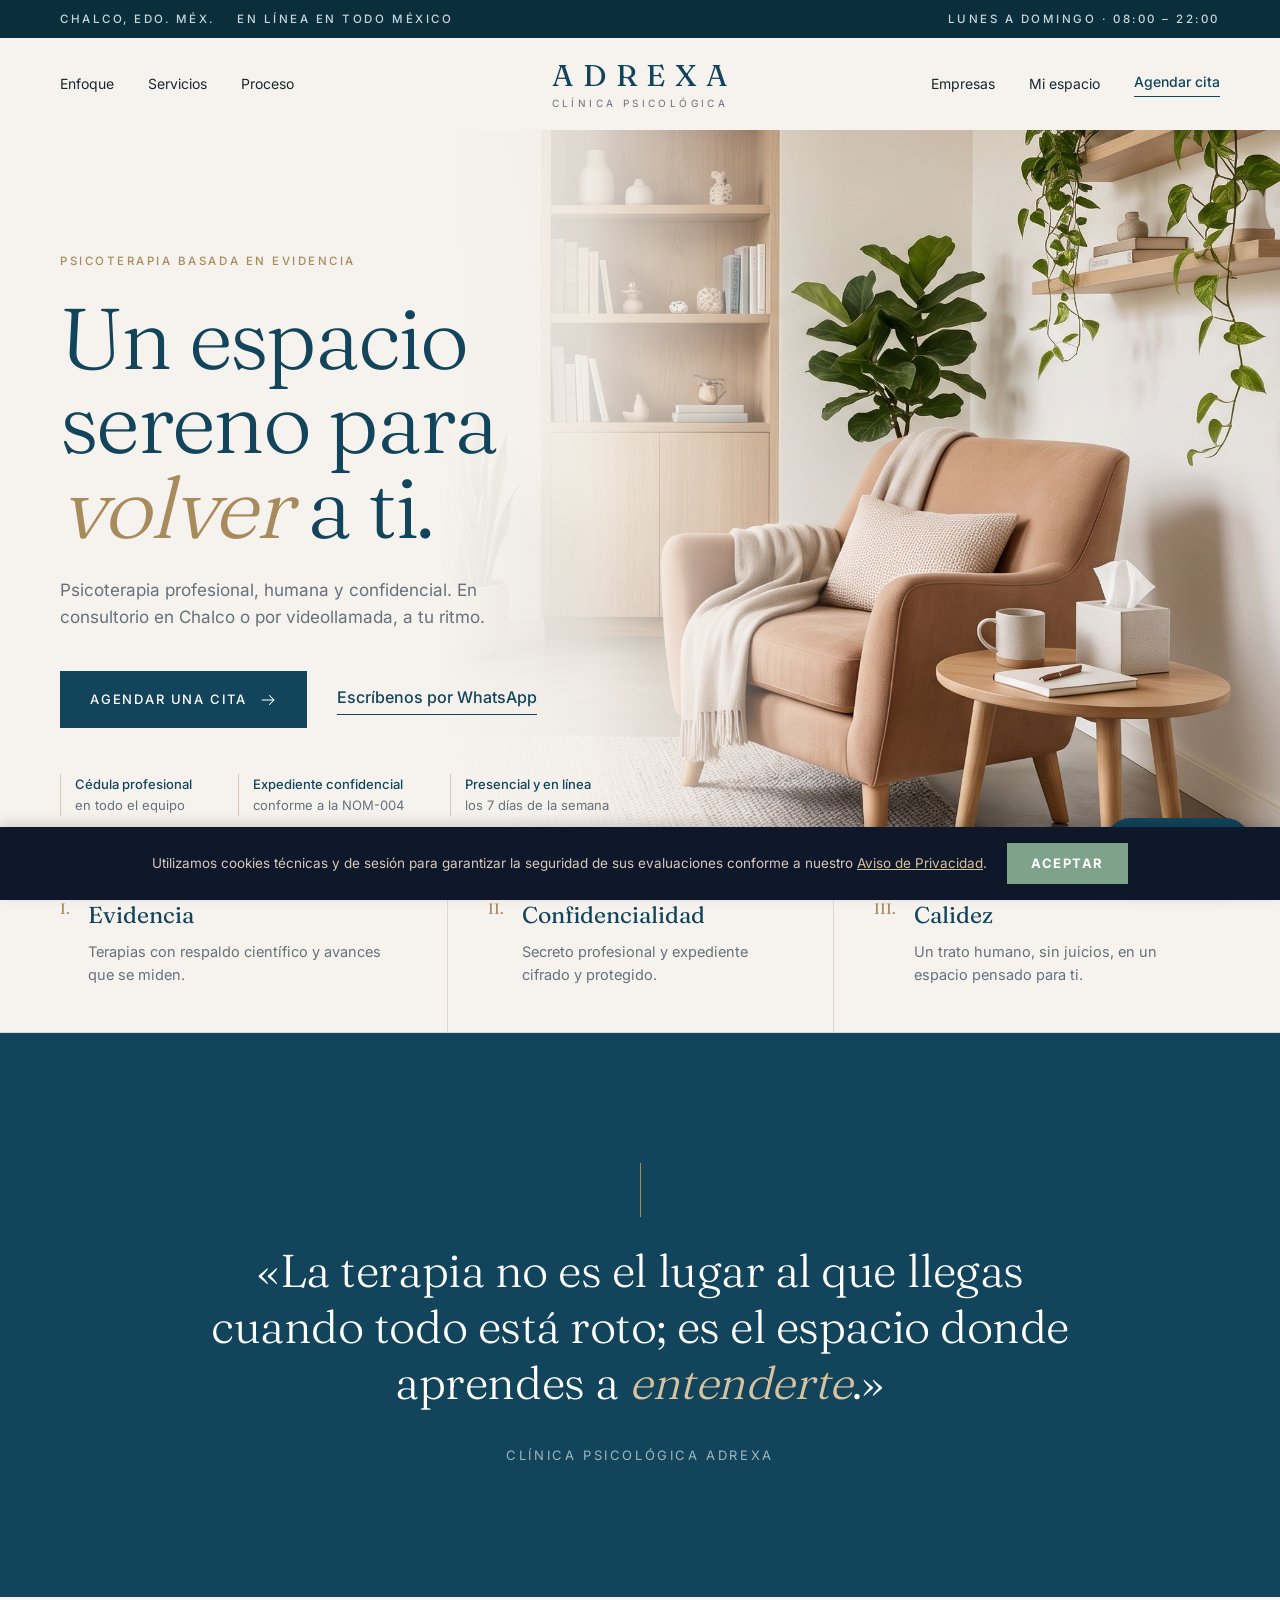
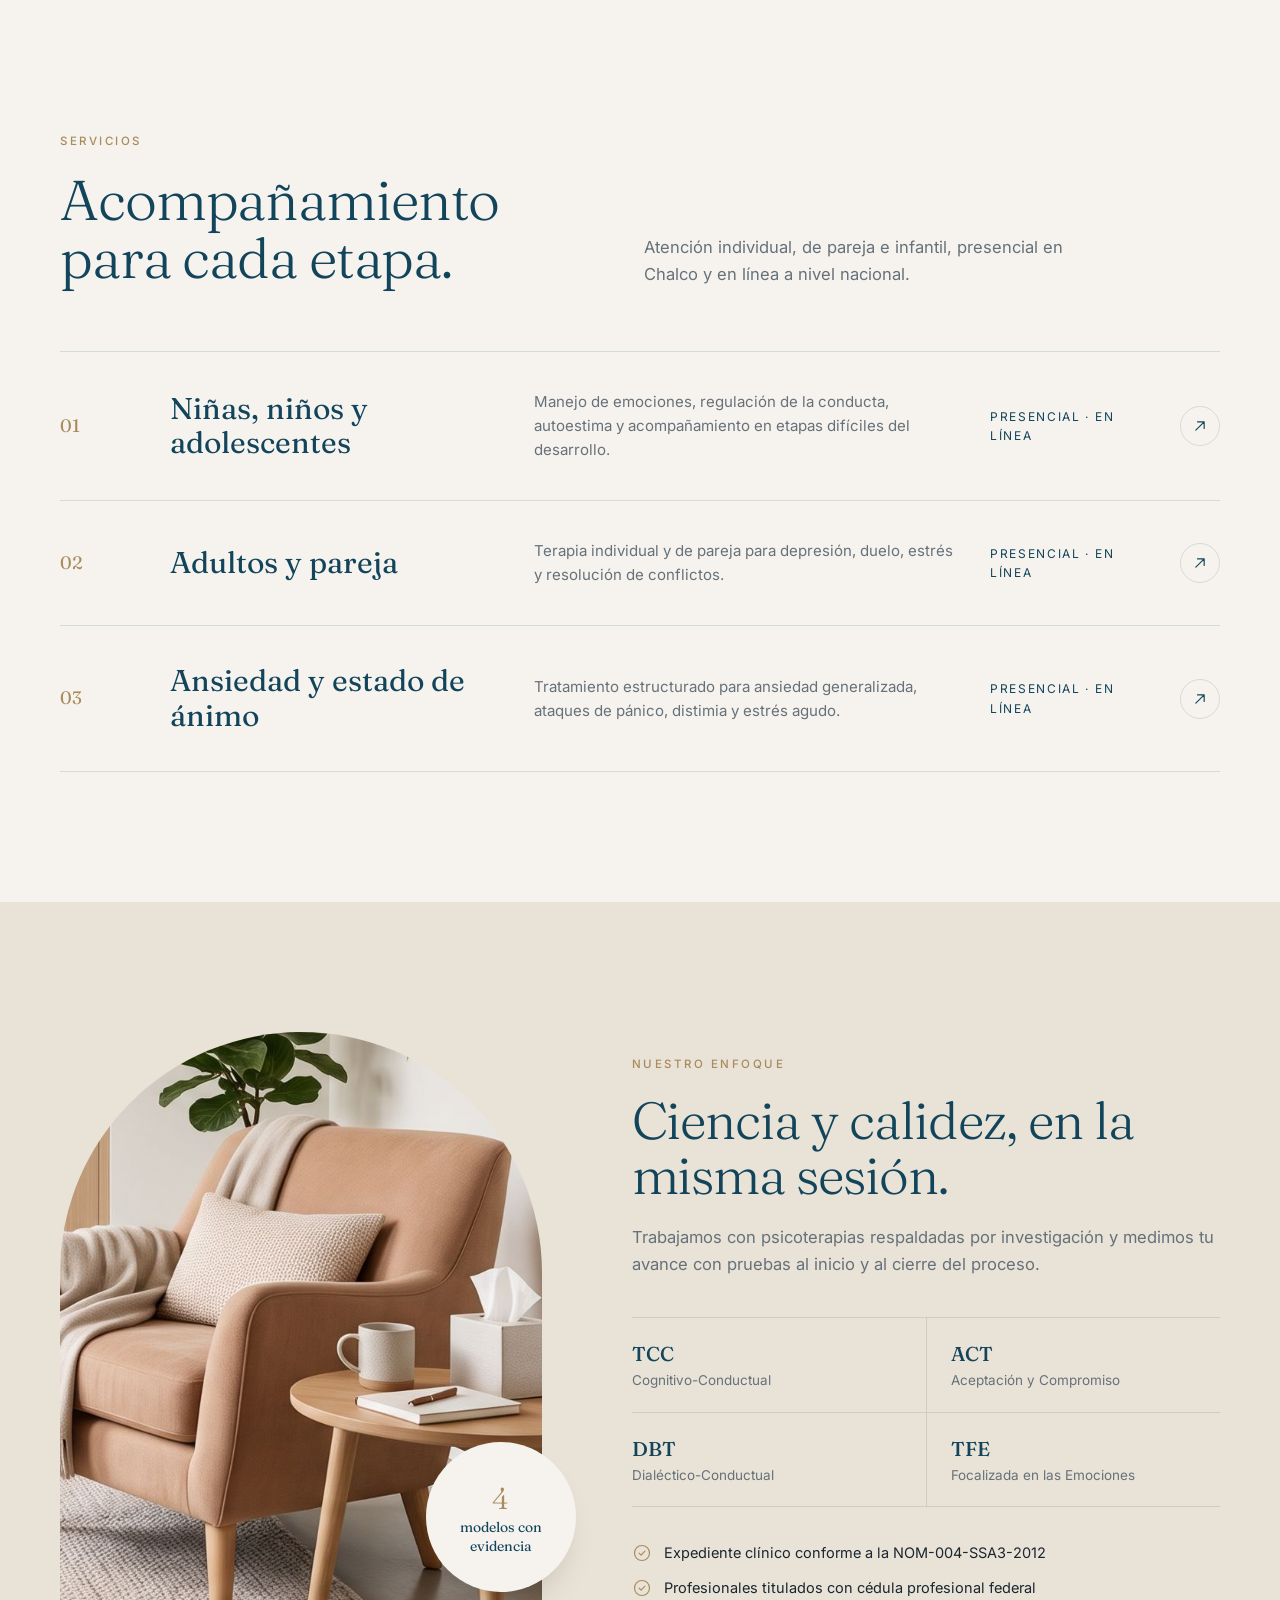
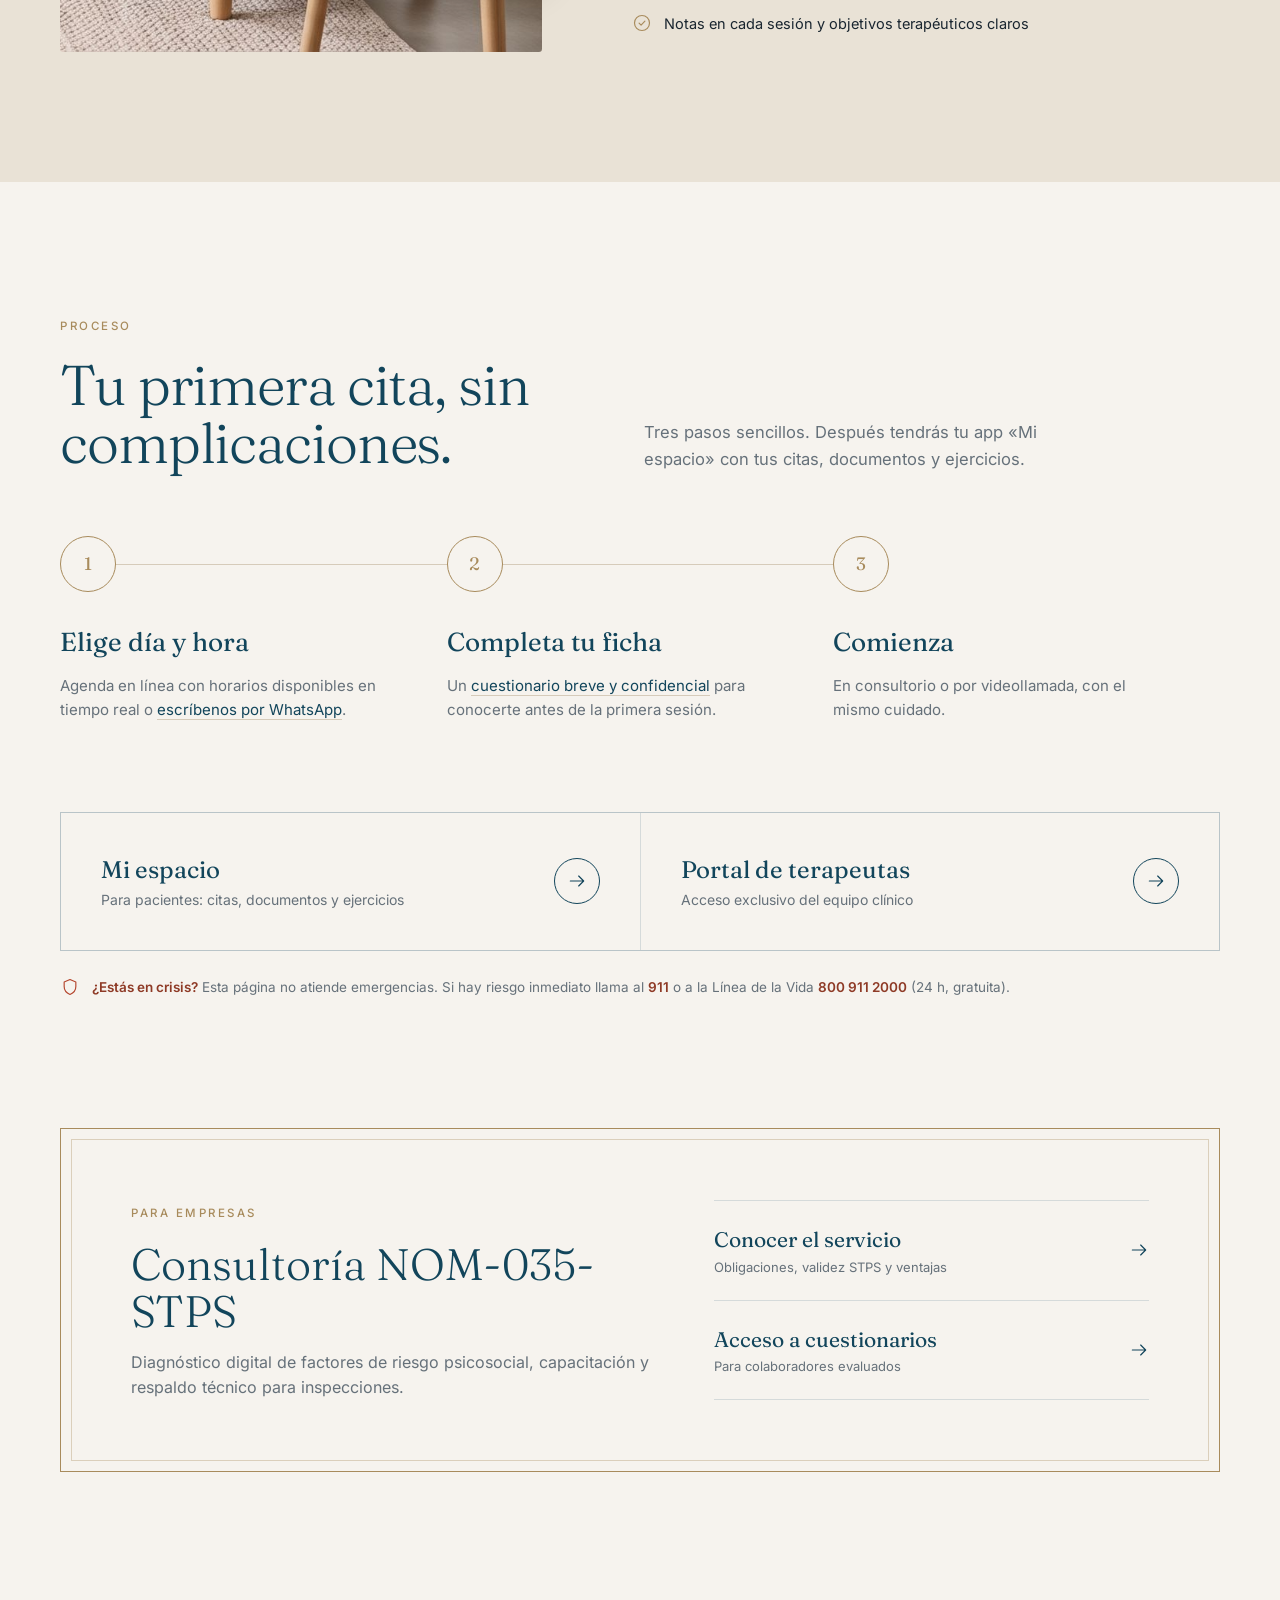
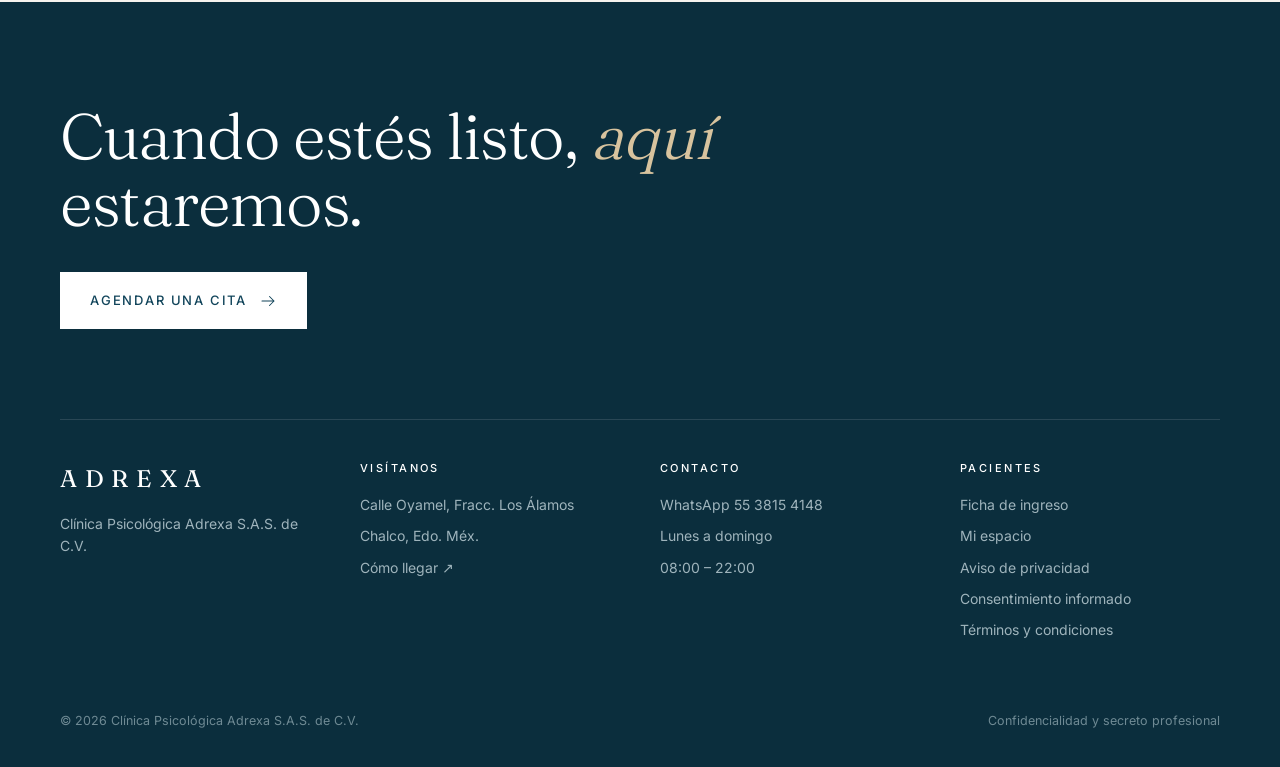
<file: index.html>
﻿<!DOCTYPE html>
<html lang="es">
<head>
  <meta charset="UTF-8">
  <meta name="viewport" content="width=device-width, initial-scale=1.0">
  <title>Adrexa · Clínica Psicológica en Chalco y en línea</title>
  <meta name="description" content="Psicoterapia profesional, humana y confidencial basada en evidencia (TCC, ACT, DBT y TFE). Consultorio en Chalco, Edo. Méx., y sesiones en línea en todo México.">
  <meta name="theme-color" content="#0B2E3D">
  <link rel="icon" href="https://adrexa-backend.onrender.com/iconos/favicon-32.png">
  <link rel="preload" href="/fuentes/fraunces.woff2" as="font" type="font/woff2" crossorigin>
  <link rel="preload" href="/fuentes/inter.woff2" as="font" type="font/woff2" crossorigin>
  <link rel="stylesheet" href="styles.css?v=5">
  <link rel="stylesheet" href="nom035.css?v=1">
</head>
<body>
  <svg width="0" height="0" style="position:absolute" aria-hidden="true">
    <symbol id="i-f" viewBox="0 0 24 24"><path d="M4 12h16M14 6l6 6-6 6"/></symbol>
    <symbol id="i-fd" viewBox="0 0 24 24"><path d="M7 17L17 7M9 7h8v8"/></symbol>
    <symbol id="i-chat" viewBox="0 0 24 24"><path d="M4 18.5V6a2 2 0 0 1 2-2h12a2 2 0 0 1 2 2v9a2 2 0 0 1-2 2H7.5z"/></symbol>
    <symbol id="i-esc" viewBox="0 0 24 24"><path d="M12 3l7 3v5.5c0 4.3-3 7.9-7 9.5-4-1.6-7-5.2-7-9.5V6z"/></symbol>
    <symbol id="i-ok" viewBox="0 0 24 24"><circle cx="12" cy="12" r="9"/><path d="M8.5 12.2l2.4 2.3 4.6-4.8"/></symbol>
    <symbol id="i-x" viewBox="0 0 24 24"><path d="M6 6l12 12M18 6L6 18"/></symbol>
  </svg>

  <!-- FRANJA SUPERIOR -->
  <div class="franja mini">
    <div class="cont">
      <span class="franja-izq"><a href="https://maps.app.goo.gl/oZojsbTwyhfwvNK37" target="_blank" rel="noopener noreferrer">Chalco, Edo. Méx.</a><span>En línea en todo México</span></span>
      <span>Lunes a domingo · 08:00 – 22:00</span>
    </div>
  </div>

  <!-- NAVEGACIÓN -->
  <header class="nav">
    <div class="cont">
      <nav class="nav-izq" aria-label="Secciones"><a href="#enfoque">Enfoque</a><a href="#servicios">Servicios</a><a href="#proceso">Proceso</a></nav>
      <a class="logo" href="/" aria-label="Adrexa, inicio"><strong>ADREXA</strong><small>Clínica Psicológica</small></a>
      <nav class="nav-der" aria-label="Accesos"><a href="#nom035">Empresas</a><a href="https://adrexa-backend.onrender.com/pacientes">Mi espacio</a><a class="enlace-l" href="#" data-agendar>Agendar cita</a></nav>
      <button type="button" class="menu" id="btn-menu" aria-label="Abrir menú" aria-expanded="false"><i></i><i></i><i></i></button>
    </div>
    <nav class="menu-movil" id="menu-movil" aria-label="Menú">
      <a href="#enfoque">Enfoque</a><a href="#servicios">Servicios</a><a href="#proceso">Proceso</a><a href="#nom035">Empresas</a>
      <a href="https://adrexa-backend.onrender.com/pacientes">Mi espacio · pacientes</a><a href="https://adrexa-backend.onrender.com/panel">Portal de terapeutas</a>
      <a href="#" class="btn" data-agendar>Agendar una cita</a>
    </nav>
  </header>

  <main>
    <!-- PORTADA -->
    <section class="portada">
      <img src="portada.jpg" alt="Consultorio de Adrexa: sillón, mesa auxiliar, libros y plantas" width="1600" height="1295" fetchpriority="high">
      <div class="cont">
        <span class="mini laton">Psicoterapia basada en evidencia</span>
        <h1>Un espacio sereno para <i>volver</i> a ti.</h1>
        <p>Psicoterapia profesional, humana y confidencial. En consultorio en Chalco o por videollamada, a tu ritmo.</p>
        <div class="acc">
          <a class="btn" href="#" id="btn-abrir-agendar" data-agendar>Agendar una cita <svg class="ico"><use href="#i-f"/></svg></a>
          <a class="enlace-l" href="https://wa.me/5215538154148?text=Hola,%20solicito%20informaci%C3%B3n%20para%20una%20consulta" target="_blank" rel="noopener noreferrer">Escríbenos por WhatsApp</a>
        </div>
      </div>
      <div class="pie-portada">
        <div><b>Cédula profesional</b><br>en todo el equipo</div>
        <div><b>Expediente confidencial</b><br>conforme a la NOM-004</div>
        <div><b>Presencial y en línea</b><br>los 7 días de la semana</div>
      </div>
    </section>

    <!-- PRINCIPIOS -->
    <section class="principios" aria-label="Nuestros principios">
      <div class="cont">
        <div class="p"><span class="n">I.</span><div><h3>Evidencia</h3><p>Terapias con respaldo científico y avances que se miden.</p></div></div>
        <div class="p"><span class="n">II.</span><div><h3>Confidencialidad</h3><p>Secreto profesional y expediente cifrado y protegido.</p></div></div>
        <div class="p"><span class="n">III.</span><div><h3>Calidez</h3><p>Un trato humano, sin juicios, en un espacio pensado para ti.</p></div></div>
      </div>
    </section>

    <!-- FRASE -->
    <section class="manifiesto">
      <div class="cont">
        <div class="adorno"></div>
        <blockquote>«La terapia no es el lugar al que llegas cuando todo está roto; es el espacio donde aprendes a <i>entenderte</i>.»</blockquote>
        <span class="firma">Clínica Psicológica Adrexa</span>
      </div>
    </section>

    <!-- SERVICIOS -->
    <section class="sec" id="servicios">
      <div class="cont">
        <div class="cab"><div><span class="mini laton">Servicios</span><h2>Acompañamiento para cada etapa.</h2></div><p>Atención individual, de pareja e infantil, presencial en Chalco y en línea a nivel nacional.</p></div>
        <div class="lista">
          <a class="fila" href="#" data-agendar><span class="n">01</span><h3>Niñas, niños y adolescentes</h3><p>Manejo de emociones, regulación de la conducta, autoestima y acompañamiento en etapas difíciles del desarrollo.</p><span class="mod">Presencial · En línea</span><span class="ir" aria-hidden="true"><svg class="ico"><use href="#i-fd"/></svg></span></a>
          <a class="fila" href="#" data-agendar><span class="n">02</span><h3>Adultos y pareja</h3><p>Terapia individual y de pareja para depresión, duelo, estrés y resolución de conflictos.</p><span class="mod">Presencial · En línea</span><span class="ir" aria-hidden="true"><svg class="ico"><use href="#i-fd"/></svg></span></a>
          <a class="fila" href="#" data-agendar><span class="n">03</span><h3>Ansiedad y estado de ánimo</h3><p>Tratamiento estructurado para ansiedad generalizada, ataques de pánico, distimia y estrés agudo.</p><span class="mod">Presencial · En línea</span><span class="ir" aria-hidden="true"><svg class="ico"><use href="#i-fd"/></svg></span></a>
        </div>
      </div>
    </section>

    <!-- ENFOQUE -->
    <section class="sec enfoque" id="enfoque">
      <div class="cont">
        <div class="marco">
          <img src="sillon.jpg" alt="Sillón del consultorio con cojín y mesa auxiliar" width="900" height="810" loading="lazy">
          <div class="sello"><span><b>4</b>modelos con<br>evidencia</span></div>
        </div>
        <div>
          <span class="mini laton">Nuestro enfoque</span>
          <h2>Ciencia y calidez, en la misma sesión.</h2>
          <p class="intro">Trabajamos con psicoterapias respaldadas por investigación y medimos tu avance con pruebas al inicio y al cierre del proceso.</p>
          <div class="modelos">
            <div><b>TCC</b><small>Cognitivo-Conductual</small></div>
            <div><b>ACT</b><small>Aceptación y Compromiso</small></div>
            <div><b>DBT</b><small>Dialéctico-Conductual</small></div>
            <div><b>TFE</b><small>Focalizada en las Emociones</small></div>
          </div>
          <div class="garantias">
            <span><svg class="ico"><use href="#i-ok"/></svg> Expediente clínico conforme a la NOM-004-SSA3-2012</span>
            <span><svg class="ico"><use href="#i-ok"/></svg> Profesionales titulados con cédula profesional federal</span>
            <span><svg class="ico"><use href="#i-ok"/></svg> Notas en cada sesión y objetivos terapéuticos claros</span>
          </div>
        </div>
      </div>
    </section>

    <!-- PROCESO -->
    <section class="sec" id="proceso">
      <div class="cont">
        <div class="cab"><div><span class="mini laton">Proceso</span><h2>Tu primera cita, sin complicaciones.</h2></div><p>Tres pasos sencillos. Después tendrás tu app «Mi espacio» con tus citas, documentos y ejercicios.</p></div>
        <div class="proceso">
          <div class="paso"><div class="c">1</div><h3>Elige día y hora</h3><p>Agenda en línea con horarios disponibles en tiempo real o <a class="enlace-s" href="https://wa.me/5215538154148" target="_blank" rel="noopener noreferrer">escríbenos por WhatsApp</a>.</p></div>
          <div class="paso"><div class="c">2</div><h3>Completa tu ficha</h3><p>Un <a class="enlace-s" href="https://adrexa-backend.onrender.com/ingreso">cuestionario breve y confidencial</a> para conocerte antes de la primera sesión.</p></div>
          <div class="paso"><div class="c">3</div><h3>Comienza</h3><p>En consultorio o por videollamada, con el mismo cuidado.</p></div>
        </div>
        <div class="accesos">
          <a class="acceso" href="https://adrexa-backend.onrender.com/pacientes"><div><h4>Mi espacio</h4><p>Para pacientes: citas, documentos y ejercicios</p></div><span class="ir" aria-hidden="true"><svg class="ico"><use href="#i-f"/></svg></span></a>
          <a class="acceso" href="https://adrexa-backend.onrender.com/panel"><div><h4>Portal de terapeutas</h4><p>Acceso exclusivo del equipo clínico</p></div><span class="ir" aria-hidden="true"><svg class="ico"><use href="#i-f"/></svg></span></a>
        </div>
        <p class="crisis"><svg class="ico"><use href="#i-esc"/></svg><span><b>¿Estás en crisis?</b> Esta página no atiende emergencias. Si hay riesgo inmediato llama al <b>911</b> o a la Línea de la Vida <a href="tel:8009112000"><b>800 911 2000</b></a> (24 h, gratuita).</span></p>
      </div>
    </section>

    <!-- EMPRESAS (NOM-035) -->
    <section id="nom035">
      <div class="cont">
        <div class="empresas nom035-actions-wrapper">
          <div><span class="mini laton">Para empresas</span><h2>Consultoría NOM-035-STPS</h2><p>Diagnóstico digital de factores de riesgo psicosocial, capacitación y respaldo técnico para inspecciones.</p></div>
          <div class="ops">
            <button type="button" id="btn-abrir-info"><span>Conocer el servicio<small>Obligaciones, validez STPS y ventajas</small></span><svg class="ico"><use href="#i-f"/></svg></button>
            <button type="button" id="btn-abrir-login"><span>Acceso a cuestionarios<small>Para colaboradores evaluados</small></span><svg class="ico"><use href="#i-f"/></svg></button>
          </div>
        </div>

      <!-- MODAL 1: INFORMACIÓN CORPORATIVA Y VENTAJAS -->
      <div id="modal-info-nom" class="modal-overlay hidden">
        <div class="modal-card modal-lg">
          <button type="button" class="modal-close" id="btn-cerrar-info">&times;</button>
          <h3 class="modal-title">Programa Integral NOM-035-STPS y Salud Ocupacional</h3>
          
          <div class="info-content-grid">
            <div class="info-box">
              <h4>¿Qué es la NOM-035?</h4>
              <p>Norma oficial obligatoria en México para identificar, analizar y prevenir factores de riesgo psicosocial, fortaleciendo un entorno organizacional favorable.</p>
            </div>

            <div class="info-box">
              <h4>Aplicación 100% Digital y Presencial</h4>
              <p>Plataforma web con acceso seguro para aplicar los instrumentos tanto en centros de trabajo como a colaboradores en esquema de teletrabajo (Home Office) en todo México.</p>
            </div>

            <div class="info-box">
              <h4>Validez Oficial STPS y Carpetas de Auditoría</h4>
              <p>Contamos con <strong>capacidad legal para expedir constancias oficiales de competencias laborales (Formato DC-3 de la STPS)</strong> y entregamos carpetas técnicas completas preparadas para inspecciones laborales.</p>
            </div>

            <div class="info-box">
              <h4>Atención a Eventos Traumáticos (ATS y PAP)</h4>
              <p>Aplicación de protocolos de <strong>Primeros Auxilios Psicológicos (PAP)</strong> y <strong>canalización clínica inmediata</strong> para colaboradores que han sufrido asaltos, accidentes o siniestros graves.</p>
            </div>

            <div class="info-box destacada">
              <h4>¿Por qué contratarlo con Clínica Psicológica Adrexa?</h4>
              <ul>
                <li><strong>Dirección y equipo clínico con cédula profesional</strong> en psicología clínica y de la salud.</li>
                <li><strong>Resguardo médico y bioético:</strong> Expedientes clínicos bajo la estricta confidencialidad de la NOM-004-SSA3-2012.</li>
                <li><strong>Solución integral:</strong> Diagnóstico digital, capacitación oficial DC-3 e intervención terapéutica directa.</li>
              </ul>
            </div>
          </div>

          <div class="modal-footer text-center">
            <a href="https://wa.me/5215538154148?text=Hola,%20solicito%20una%20propuesta%20corporativa%20para%20la%20NOM-035" class="btn-cotizar-modal" target="_blank" rel="noopener noreferrer">
              Solicitar propuesta corporativa
            </a>
          </div>
        </div>
      </div>

      <!-- MODAL 2: VENTANA DE ACCESO CON USUARIO Y CONTRASEÑA -->
      <div id="modal-login-nom" class="modal-overlay hidden">
        <div class="modal-card modal-sm">
          <button type="button" class="modal-close" id="btn-cerrar-login">&times;</button>
          <div class="login-header text-center">
            <div class="lock-circle">🔐</div>
            <h3>Portal de Evaluación NOM-035</h3>
            <p>Ingrese las credenciales asignadas por su departamento de Recursos Humanos o Dirección.</p>
          </div>

          <form id="form-login-nom">
            <div class="form-group">
              <label for="nom-user">Usuario / Clave de Empresa</label>
              <input type="text" id="nom-user" required placeholder="Ej. DEMO">
            </div>
            <div class="form-group">
              <label for="nom-pass">Contraseña de Acceso</label>
              <input type="password" id="nom-pass" required placeholder="••••••••">
            </div>
            <div id="login-error-msg" class="login-error hidden">
              Credenciales no válidas. Verifique con su empresa o administrador.
            </div>
            <button type="submit" class="btn-submit-login">Ingresar a la Evaluación</button>
          </form>
        </div>
      </div>

      <!-- MODAL 3: AVISO DE PRIVACIDAD INTEGRAL -->
      <div id="modal-privacidad" class="modal-overlay hidden">
        <div class="modal-card modal-lg">
          <button type="button" class="modal-close" id="btn-cerrar-privacidad">&times;</button>
          <h3 class="modal-title">Aviso de Privacidad Integral</h3>
          <div class="legal-content-scroll">
            <p><strong>Clínica Psicológica Adrexa S.A.S. de C.V.</strong> («Adrexa», nombre comercial <strong>Adrexa HealthTech</strong>), con domicilio en Calle Oyamel No. 36 B, Col. Los Álamos, C.P. 56640, Chalco de Díaz Covarrubias, Estado de México, y portal <code>clinic-adrexa.com</code>, es responsable del tratamiento de sus datos personales conforme a la <strong>Ley Federal de Protección de Datos Personales en Posesión de los Particulares (2025)</strong>, la <strong>NOM-004-SSA3-2012</strong> (expediente clínico) y la <strong>NOM-024-SSA3-2012</strong> (sistemas de información de registro electrónico para la salud). Contacto para datos personales: <a href="mailto:octavopsic@gmail.com">octavopsic@gmail.com</a>.</p>
            <p><strong>Consultorios externos:</strong> si usted se atiende con un profesional o clínica independiente que usa la plataforma Adrexa HealthTech, ese profesional o clínica es el <strong>responsable</strong> de su expediente conforme a su propio aviso de privacidad, y Adrexa actúa solo como <strong>encargado</strong> del tratamiento tecnológico, bajo contrato de confidencialidad y cifrado.</p>

            <h4>1. Datos que recabamos</h4>
            <ul>
              <li><strong>Identificación y contacto:</strong> nombre, CURP, fecha de nacimiento, edad, sexo, estado civil, escolaridad, ocupación, domicilio, teléfono, correo, firma electrónica o autógrafa digitalizada y contacto de emergencia.</li>
              <li><strong>Fiscales</strong> (solo si solicita factura): RFC, razón social, régimen fiscal y código postal.</li>
              <li><strong>Técnicos de seguridad (NOM-024):</strong> identificador de usuario, dirección IP, fecha y hora, y la huella (hash) de los documentos firmados.</li>
              <li><strong>Datos personales sensibles:</strong> motivo de consulta, historia clínica, antecedentes, diagnósticos, resultados de pruebas y cuestionarios (incluidos los de la <strong>NOM-035-STPS-2018</strong> y tamizajes de acontecimientos traumáticos severos), notas de evolución, planes de tratamiento y lo que usted registre en la app «Mi espacio».</li>
            </ul>

            <h4>2. Finalidades</h4>
            <p><strong>Necesarias:</strong> (1) integrar, actualizar y conservar su expediente clínico electrónico (NOM-004 y NOM-024); (2) brindar evaluación, diagnóstico, psicoterapia y seguimiento presencial o a distancia; (3) darle acceso a la ficha de ingreso y a la app «Mi espacio»; (4) agendar citas y enviarle recordatorios; (5) contactar a su persona de emergencia solo ante riesgo grave o inminente; (6) en evaluaciones NOM-035, calificar factores de riesgo psicosocial, emitir constancias y canalizar a atención clínica; (7) cobrar, facturar y cumplir obligaciones sanitarias y legales.</p>
            <p><strong>Secundarias (opcionales):</strong> estadísticas clínicas internas con datos <strong>disociados y anonimizados</strong>, y envío de encuestas o boletines. Puede negarse sin que afecte su atención: deje sin marcar la casilla opcional en su registro o escriba a octavopsic@gmail.com.</p>

            <h4>3. Confidencialidad y NOM-035</h4>
            <p>Lo que usted escribe en la app solo lo pueden leer usted y su terapeuta tratante. Bajo ninguna circunstancia se entregan respuestas individuales ni expedientes de trabajadores a las empresas empleadoras: solo reciben reportes estadísticos globales disociados.</p>

            <h4>4. Transferencias y conservación</h4>
            <p>Adrexa no vende ni comercializa sus datos. Solo se transfieren sin su consentimiento en los casos del artículo 36 de la LFPDPPP (por ejemplo, mandato de autoridad competente o atención ante riesgo inminente para la vida). Usamos proveedores tecnológicos (alojamiento, base de datos, mensajería, transcripción e inteligencia artificial con datos anonimizados), algunos con servidores en el extranjero, que actúan por nuestra cuenta. El expediente clínico se conserva al menos <strong>5 años</strong> desde el último acto clínico; si pide su cancelación antes, se bloquea hasta cumplir ese plazo.</p>

            <h4>5. Derechos ARCO</h4>
            <p>Para ejercer sus derechos de Acceso, Rectificación, Cancelación u Oposición, o revocar su consentimiento, envíe su solicitud con copia de identificación oficial a <a href="mailto:octavopsic@gmail.com?subject=Solicitud%20de%20derechos%20ARCO">octavopsic@gmail.com</a>. Responderemos en máximo <strong>20 días hábiles</strong> y, si procede, la haremos efectiva en los <strong>15 días hábiles</strong> siguientes. Autoridad competente: <strong>Secretaría Anticorrupción y Buen Gobierno</strong>.</p>

            <h4>6. Emergencias</h4>
            <p>Este portal y la app no sustituyen servicios de urgencias. En crisis llame al <strong>911</strong>, a la Línea de la Vida (<a href="tel:8009112000">800 911 2000</a>) o a SAPTEL (<a href="tel:5552598121">55 5259 8121</a>).</p>

            <h4>7. Cambios</h4>
            <p>Los cambios a este aviso se publicarán en este portal y en la app «Mi espacio». Última actualización: 18 de noviembre de 2026.</p>
          </div>
        </div>
      </div>

      <!-- MODAL 4: CONSENTIMIENTO INFORMADO -->
      <div id="modal-consentimiento" class="modal-overlay hidden">
        <div class="modal-card modal-lg">
          <button type="button" class="modal-close" id="btn-cerrar-consentimiento">&times;</button>
          <h3 class="modal-title">Consentimiento Informado para Evaluación y Atención Clínica</h3>
          <div class="legal-content-scroll">
            <h4>1. Enfoque Basado en Evidencia</h4>
            <p>Declaro entender que las evaluaciones e intervenciones de Clínica Psicológica Adrexa se basan en la <strong>Práctica Basada en Evidencia (PBE)</strong> mediante modelos de Terapia Cognitivo-Conductual (TCC), Terapia de Aceptación y Compromiso (ACT) y terapias contextuales, a cargo de profesionales con cédula profesional federal.</p>

            <h4>2. Secreto Profesional y Excepciones</h4>
            <p>Toda la información proporcionada está bajo el secreto profesional bioético y legal. Solo se revelará ante orden judicial o cuando exista un riesgo inminente y grave para la vida o integridad de la persona o de terceros.</p>

            <h4>3. Participación en Evaluaciones Laborales NOM-035</h4>
            <p>Entiendo que mi participación tiene fines de evaluación ambiental y de factores de riesgo psicosocial en el centro de trabajo. Mis respuestas son confidenciales y no constituyen un instrumento punitivo ni condicionante de mi empleo.</p>
          </div>
        </div>
      </div>

      <!-- MODAL 5: TÉRMINOS Y CONDICIONES DEL SERVICIO -->
      <div id="modal-terminos" class="modal-overlay hidden">
        <div class="modal-card modal-lg">
          <button type="button" class="modal-close" id="btn-cerrar-terminos">&times;</button>
          <h3 class="modal-title">Términos y Condiciones del Servicio</h3>
          <div class="legal-content-scroll">
            <h4>1. Encuadre y Duración de Sesión</h4>
            <p>Las consultas psicoterapéuticas individuales tienen una duración estándar de 50 a 60 minutos, bajo estricto encuadre ético, presencial en Chalco o mediante plataforma remota segura.</p>

            <h4>2. Política de Cancelación y Reprogramación</h4>
            <p>Por respeto al tiempo de la agenda clínica colegiada, cualquier cancelación o cambio de horario debe notificarse con un mínimo de <strong>24 horas de anticipación</strong> mediante el canal oficial de WhatsApp; de lo contrario, la sesión será considerada devengada y no reembolsable.</p>

            <h4>3. Requisitos para Sesiones en Línea</h4>
            <p>Para la modalidad remota, el consultante es responsable de contar con un espacio privado, libre de interrupciones y una conexión a internet estable. La clínica no asume responsabilidad por interrupciones atribuibles a las operadoras de telecomunicaciones del paciente.</p>

            <h4>4. Honorarios y Facturación</h4>
            <p>Los honorarios por servicios de salud psicológica se apegan a la legislación aplicable en territorio mexicano y se encuentran legalmente exentos de IVA conforme al Artículo 15 Fracc. XIV de la Ley del IVA. La emisión de CFDI se tramita a través de la administración en el mes corriente.</p>
          </div>
        </div>
      </div>

      <!-- CONTENEDOR PRIVADO (OCULTO POR DEFECTO HASTA INICIAR SESIÓN) -->
      <div id="cuestionario-privado-container" class="hidden">
        <div class="banner-autenticado">
          <div>
            <strong>Empresa Activa:</strong> <span id="empresa-autenticada-label">Empresa Registrada</span>
          </div>
          <button type="button" id="btn-cerrar-sesion" class="btn-logout">Cerrar Sesión</button>
        </div>

        <div class="form-container">
          <!-- PESTAÑAS SELECTORAS DEL TIPO DE EVALUACIÓN -->
          <div class="tabs-evaluacion">
            <button type="button" id="tab-ats" class="btn-tab active" onclick="cambiarModulo('ATS')">
              ⚠️ Guía I: Acontecimientos Traumáticos (ATS)
            </button>
            <button type="button" id="tab-factores" class="btn-tab" onclick="cambiarModulo('FACTORES')">
              📊 Guía II / III: Factores de Riesgo Psicosocial
            </button>
            <button type="button" id="tab-buzon" class="btn-tab" onclick="cambiarModulo('BUZON')">
              🛡️ Buzón Confidencial de Denuncias
            </button>
          </div>

          <!-- DESPLEGABLE INSTITUCIONAL: POLÍTICA DE PREVENCIÓN NOM-035 -->
          <div class="politica-acordeon-box">
            <button type="button" class="btn-acordeon-politica" onclick="togglePolitica()">
              <span>📜 Ver Política Institucional de Prevención NOM-035-STPS-2018</span>
              <span id="icono-acordeon">▼</span>
            </button>
            <div id="contenido-politica" class="contenido-politica-desplegable" style="display: none;">
              <h4>Política de Prevención de Riesgos Psicosociales y Promoción del Entorno Organizacional Favorable</h4>
              <p><strong>Clínica Psicológica Adrexa S.A.S. de C.V.</strong> pone a disposición de las personas trabajadoras los compromisos esenciales que rigen en este centro de trabajo:</p>
              <ul>
                <li><strong>Condiciones seguras:</strong> Mantenimiento de instalaciones dignas, limpias y libres de condiciones peligrosas o insalubres.</li>
                <li><strong>Cargas equitativas:</strong> Distribución balanceada de actividades laborales conforme a las capacidades y jornada contractual.</li>
                <li><strong>Equilibrio vida-trabajo:</strong> Respeto estricto a los días de descanso, límites de jornada y vida personal o familiar.</li>
                <li><strong>Cero violencia laboral:</strong> Prohibición absoluta de acoso, hostigamiento, burlas, maltratos o descalificación laboral.</li>
                <li><strong>Liderazgo y comunicación:</strong> Trato digno por parte de supervisores, retroalimentación constructiva y canales de denuncia confidenciales sin represalias.</li>
              </ul>
              <p class="nota-politica"><em>* Esta política se integra formalmente en el expediente anual de Seguridad y Salud en el Trabajo conforme a las disposiciones de la STPS.</em></p>
            </div>
          </div>

          <!-- MÓDULO 1: GUÍA I - ATS -->
          <div id="modulo-ats">
            <h3>Guía de Referencia I: Tamizaje de Acontecimientos Traumáticos Severos</h3>
            <p class="instrucciones">
              Este cuestionario permite identificar a trabajadores expuestos a acontecimientos traumáticos severos durante o con motivo del trabajo, y canalizarlos para su debida atención clínica confidencial.
            </p>

            <form id="formulario-ats">
              <div class="form-row">
                <input type="text" id="empresa-ats" placeholder="Nombre de la Empresa *" required>
                <input type="text" id="idEmpleado-ats" placeholder="ID / Folio de Colaborador *" required>
              </div>
              <div class="form-row">
                <input type="text" id="nombre-ats" placeholder="Nombre completo (Opcional)">
                <input type="text" id="puesto-ats" placeholder="Puesto o Área de trabajo *" required>
              </div>

              <!-- SECCIÓN I: ACONTECIMIENTO -->
              <div class="categoria-header">
                <h4>Sección I: Acontecimientos Traumáticos Durante o con Motivo del Trabajo</h4>
              </div>
              <p class="instrucciones-sec">¿Ha presenciado o sufrido alguna vez, durante o con motivo del trabajo, alguno de los siguientes eventos?</p>

              <div class="pregunta-box">
                <p class="pregunta-texto"><strong>1.</strong> Accidente de trabajo grave que tenga como consecuencia la muerte, la pérdida de un miembro o una lesión grave.</p>
                <div class="opciones-ats">
                  <label><input type="radio" name="ats_1" value="si" onchange="verificarSeccionI()" required> Sí</label>
                  <label><input type="radio" name="ats_1" value="no" onchange="verificarSeccionI()"> No</label>
                </div>
              </div>

              <div class="pregunta-box">
                <p class="pregunta-texto"><strong>2.</strong> Asalto con violencia, secuestro o amenaza grave a su integridad física o a la de sus compañeros.</p>
                <div class="opciones-ats">
                  <label><input type="radio" name="ats_2" value="si" onchange="verificarSeccionI()" required> Sí</label>
                  <label><input type="radio" name="ats_2" value="no" onchange="verificarSeccionI()"> No</label>
                </div>
              </div>

              <div class="pregunta-box">
                <p class="pregunta-texto"><strong>3.</strong> Actos violentos que causaron lesiones graves o pusieron en peligro la vida de usted o de terceros.</p>
                <div class="opciones-ats">
                  <label><input type="radio" name="ats_3" value="si" onchange="verificarSeccionI()" required> Sí</label>
                  <label><input type="radio" name="ats_3" value="no" onchange="verificarSeccionI()"> No</label>
                </div>
              </div>

              <div class="pregunta-box">
                <p class="pregunta-texto"><strong>4.</strong> Explosiones, derrumbes, incendios u otros siniestros de consecuencias graves.</p>
                <div class="opciones-ats">
                  <label><input type="radio" name="ats_4" value="si" onchange="verificarSeccionI()" required> Sí</label>
                  <label><input type="radio" name="ats_4" value="no" onchange="verificarSeccionI()"> No</label>
                </div>
              </div>

              <!-- CONTENEDOR DE SÍNTOMAS -->
              <div id="bloque-sintomas-ats" style="display: none;">
                <div class="alerta-normativa">
                  <p>Ha seleccionado al menos un evento traumático severo. Por disposición oficial, responda las siguientes preguntas sobre los síntomas experimentados durante el último mes.</p>
                </div>

                <div class="categoria-header">
                  <h4>Sección II: Recuerdos Persistentes sobre el Acontecimiento</h4>
                </div>
                <div class="pregunta-box">
                  <p class="pregunta-texto"><strong>5.</strong> ¿Ha tenido recuerdos recurrentes e involuntarios que le provocan malestar sobre el evento?</p>
                  <div class="opciones-ats">
                    <label><input type="radio" name="ats_5" value="si"> Sí</label>
                    <label><input type="radio" name="ats_5" value="no"> No</label>
                  </div>
                </div>
                <div class="pregunta-box">
                  <p class="pregunta-texto"><strong>6.</strong> ¿Ha tenido sueños de carácter recurrente sobre el acontecimiento que le producen angustia?</p>
                  <div class="opciones-ats">
                    <label><input type="radio" name="ats_6" value="si"> Sí</label>
                    <label><input type="radio" name="ats_6" value="no"> No</label>
                  </div>
                </div>

                <div class="categoria-header">
                  <h4>Sección III: Esfuerzo por Evitar Circunstancias Parecidas</h4>
                </div>
                <div class="pregunta-box">
                  <p class="pregunta-texto"><strong>7.</strong> ¿Se esfuerza por evitar pensamientos, sentimientos o conversaciones sobre el acontecimiento?</p>
                  <div class="opciones-ats">
                    <label><input type="radio" name="ats_7" value="si"> Sí</label>
                    <label><input type="radio" name="ats_7" value="no"> No</label>
                  </div>
                </div>
                <div class="pregunta-box">
                  <p class="pregunta-texto"><strong>8.</strong> ¿Se esfuerza por evitar actividades, lugares o personas que le recuerdan el evento?</p>
                  <div class="opciones-ats">
                    <label><input type="radio" name="ats_8" value="si"> Sí</label>
                    <label><input type="radio" name="ats_8" value="no"> No</label>
                  </div>
                </div>
                <div class="pregunta-box">
                  <p class="pregunta-texto"><strong>9.</strong> ¿Ha tenido dificultad para recordar algún aspecto importante del acontecimiento?</p>
                  <div class="opciones-ats">
                    <label><input type="radio" name="ats_9" value="si"> Sí</label>
                    <label><input type="radio" name="ats_9" value="no"> No</label>
                  </div>
                </div>
                <div class="pregunta-box">
                  <p class="pregunta-texto"><strong>10.</strong> ¿Ha disminuido notablemente su interés en actividades que antes disfrutaba?</p>
                  <div class="opciones-ats">
                    <label><input type="radio" name="ats_10" value="si"> Sí</label>
                    <label><input type="radio" name="ats_10" value="no"> No</label>
                  </div>
                </div>
                <div class="pregunta-box">
                  <p class="pregunta-texto"><strong>11.</strong> ¿Se ha sentido distanciado o distante de los demás?</p>
                  <div class="opciones-ats">
                    <label><input type="radio" name="ats_11" value="si"> Sí</label>
                    <label><input type="radio" name="ats_11" value="no"> No</label>
                  </div>
                </div>

                <div class="categoria-header">
                  <h4>Sección IV: Afectación y Sobresalto</h4>
                </div>
                <div class="pregunta-box">
                  <p class="pregunta-texto"><strong>12.</strong> ¿Ha tenido dificultades para conciliar o mantener el sueño?</p>
                  <div class="opciones-ats">
                    <label><input type="radio" name="ats_12" value="si"> Sí</label>
                    <label><input type="radio" name="ats_12" value="no"> No</label>
                  </div>
                </div>
                <div class="pregunta-box">
                  <p class="pregunta-texto"><strong>13.</strong> ¿Ha estado particularmente irritable o con ataques de enojo?</p>
                  <div class="opciones-ats">
                    <label><input type="radio" name="ats_13" value="si"> Sí</label>
                    <label><input type="radio" name="ats_13" value="no"> No</label>
                  </div>
                </div>
                <div class="pregunta-box">
                  <p class="pregunta-texto"><strong>14.</strong> ¿Ha tenido dificultad para concentrarse?</p>
                  <div class="opciones-ats">
                    <label><input type="radio" name="ats_14" value="si"> Sí</label>
                    <label><input type="radio" name="ats_14" value="no"> No</label>
                  </div>
                </div>
                <div class="pregunta-box">
                  <p class="pregunta-texto"><strong>15.</strong> ¿Ha estado a la defensiva o hiperalerta sin motivo justificado?</p>
                  <div class="opciones-ats">
                    <label><input type="radio" name="ats_15" value="si"> Sí</label>
                    <label><input type="radio" name="ats_15" value="no"> No</label>
                  </div>
                </div>
                <div class="pregunta-box">
                  <p class="pregunta-texto"><strong>16.</strong> ¿Se sobresalta o asusta con facilidad?</p>
                  <div class="opciones-ats">
                    <label><input type="radio" name="ats_16" value="si"> Sí</label>
                    <label><input type="radio" name="ats_16" value="no"> No</label>
                  </div>
                </div>
              </div>

              <!-- CHECKBOX LEGAL OBLIGATORIO -->
              <div class="consentimiento-check-box">
                <label class="check-legal">
                  <input type="checkbox" id="check-privacidad-ats" required>
                  <span>
                    He leído y acepto el <a href="javascript:void(0)" class="link-abrir-privacidad">Aviso de Privacidad</a> y el 
                    <a href="javascript:void(0)" class="link-abrir-consentimiento">Consentimiento Informado</a>. Otorgo mi autorización para el tratamiento confidencial de mis datos bajo la <strong>NOM-004-SSA3-2012</strong> y <strong>NOM-035-STPS-2018</strong>.
                  </span>
                </label>
              </div>

              <button type="submit" id="btn-enviar-ats" class="btn-submit">Registrar Tamizaje ATS</button>
            </form>
          </div>

          <!-- MÓDULO 2: GUÍA II Y GUÍA III -->
          <div id="modulo-factores" style="display: none;">
            <h3>Evaluación de Factores de Riesgo Psicosocial</h3>
            
            <div class="selector-guia-box">
              <label for="selectorGuia"><strong>Tamaño del Centro de Trabajo / Instrumento:</strong></label>
              <select id="selectorGuia" class="form-select">
                <option value="II">Guía de Referencia II (16 a 50 colaboradores — 46 reactivos)</option>
                <option value="III">Guía de Referencia III (Más de 50 colaboradores — 72 reactivos)</option>
              </select>
            </div>

            <form id="formulario-nom035">
              <div class="form-row">
                <input type="text" id="empresa" placeholder="Nombre de la Empresa *" required>
                <input type="text" id="idEmpleado" placeholder="ID / Folio de Colaborador *" required>
              </div>
              <div class="form-row">
                <input type="text" id="nombre" placeholder="Nombre completo (Opcional)">
                <input type="text" id="puesto" placeholder="Puesto o Área de trabajo *" required>
              </div>

              <div id="contenedor-preguntas"></div>

              <!-- CHECKBOX LEGAL OBLIGATORIO -->
              <div class="consentimiento-check-box">
                <label class="check-legal">
                  <input type="checkbox" id="check-privacidad-factores" required>
                  <span>
                    He leído y acepto el <a href="javascript:void(0)" class="link-abrir-privacidad">Aviso de Privacidad</a> y el 
                    <a href="javascript:void(0)" class="link-abrir-consentimiento">Consentimiento Informado</a>. Otorgo mi consentimiento para evaluar mis respuestas bajo el resguardo de la <strong>NOM-035-STPS-2018</strong>.
                  </span>
                </label>
              </div>

              <button type="submit" id="btn-enviar" class="btn-submit">Enviar Evaluación y Registrar Diagnóstico</button>
            </form>
          </div>

          <!-- MÓDULO 3: BUZÓN CONFIDENCIAL DE QUEJAS Y DENUNCIAS -->
          <div id="modulo-buzon" style="display: none;">
            <h3>Buzón Seguro y Confidencial de Denuncias NOM-035</h3>
            <p class="instrucciones">
              Mecanismo protegido para señalar actos de violencia laboral, hostigamiento, acoso o condiciones contrarias al entorno organizacional favorable. Garantía de no represalias y atención confidencial por Clínica Psicológica Adrexa.
            </p>

            <form id="formulario-buzon">
              <div class="form-row">
                <input type="text" id="buzon-empresa" placeholder="Nombre de la Empresa *" required>
                <select id="buzon-modalidad" class="form-select" onchange="alternarAnonimatoBuzon()" required>
                  <option value="Identificada">Presentar Denuncia Identificada</option>
                  <option value="Anonima">Presentar Denuncia Anónima</option>
                </select>
              </div>

              <div id="bloque-datos-promovente" class="form-row">
                <input type="text" id="buzon-nombre" placeholder="Nombre completo de quien promueve">
                <input type="text" id="buzon-contacto" placeholder="Puesto y Teléfono/Correo de contacto">
              </div>

              <div class="form-row">
                <input type="text" id="buzon-senalado" placeholder="Nombre(s) y puesto de la persona señalada *" required>
                <select id="buzon-conducta" class="form-select" required>
                  <option value="" disabled selected>Tipo de conducta o situación *</option>
                  <option value="Acoso psicológico o marginación laboral">Acoso psicológico o marginación laboral</option>
                  <option value="Descalificación y trato denigrante">Descalificación y trato denigrante (burlas, gritos)</option>
                  <option value="Sobrecarga desproporcionada hostil">Sobrecarga de trabajo u órdenes hostiles</option>
                  <option value="Amenazas o intimidación">Amenazas o intimidación de despido/sanción</option>
                  <option value="Agresión física o violencia directa">Agresión física o violencia directa</option>
                  <option value="Otra práctica contraria a la NOM-035">Otra práctica contraria a la NOM-035</option>
                </select>
              </div>

              <div class="pregunta-box">
                <p class="pregunta-texto"><strong>Narración de los hechos:</strong> Describa fechas, lugar, sucesos concretos y testigos si los hubiera.</p>
                <textarea id="buzon-hechos" rows="5" class="form-textarea" placeholder="Escriba aquí los detalles de la situación..." required></textarea>
              </div>

              <button type="submit" id="btn-enviar-buzon" class="btn-submit">Enviar Denuncia Confidencial</button>
            </form>
          </div>
        </div>
      </div>
      </div>
    </section>
  </main>

  <!-- PIE -->
  <footer>
    <div class="cont">
      <p class="grande">Cuando estés listo, <i>aquí</i> estaremos.</p>
      <a class="btn btn-claro" href="#" data-agendar>Agendar una cita <svg class="ico"><use href="#i-f"/></svg></a>
      <div class="cols">
        <div class="logo-pie"><strong>ADREXA</strong><p>Clínica Psicológica Adrexa S.A.S. de C.V.</p></div>
        <div><h5>Visítanos</h5><ul><li>Calle Oyamel, Fracc. Los Álamos</li><li>Chalco, Edo. Méx.</li><li><a href="https://maps.app.goo.gl/oZojsbTwyhfwvNK37" target="_blank" rel="noopener noreferrer">Cómo llegar ↗</a></li></ul></div>
        <div><h5>Contacto</h5><ul><li><a href="https://wa.me/5215538154148" target="_blank" rel="noopener noreferrer">WhatsApp 55 3815 4148</a></li><li>Lunes a domingo</li><li>08:00 – 22:00</li></ul></div>
        <div><h5>Pacientes</h5><ul><li><a href="https://adrexa-backend.onrender.com/ingreso">Ficha de ingreso</a></li><li><a href="https://adrexa-backend.onrender.com/pacientes">Mi espacio</a></li><li><a href="#" data-aviso>Aviso de privacidad</a></li><li><a href="javascript:void(0)" class="link-abrir-consentimiento">Consentimiento informado</a></li><li><a href="javascript:void(0)" class="link-abrir-terminos">Términos y condiciones</a></li></ul></div>
      </div>
      <div class="der"><span>© 2026 Clínica Psicológica Adrexa S.A.S. de C.V.</span><span>Confidencialidad y secreto profesional</span></div>
    </div>
  </footer>

  <a class="wa" href="https://wa.me/5215538154148?text=Hola,%20solicito%20informaci%C3%B3n%20para%20una%20consulta" target="_blank" rel="noopener noreferrer" aria-label="Escríbenos por WhatsApp"><svg class="ico" viewBox="0 0 24 24"><path d="M4 18.5V6a2 2 0 0 1 2-2h12a2 2 0 0 1 2 2v9a2 2 0 0 1-2 2H7.5z"/></svg><span>WhatsApp</span></a>

  <!-- VENTANA: AGENDAR CITA -->
  <div id="modal-agendar-cita" class="modal-overlay hidden" role="dialog" aria-modal="true" aria-labelledby="titulo-agendar">
    <div class="modal-card modal-md">
      <button type="button" class="modal-close" id="btn-cerrar-agendar" aria-label="Cerrar"><svg class="ico"><use href="#i-x"/></svg></button>
      <span class="mini laton">Agendar</span>
      <h3 id="titulo-agendar">Reserva tu consulta</h3>
      <p class="modal-sub">Elige fecha y horario. La disponibilidad es en tiempo real.</p>
      <form id="form-reservar-cita">
        <div class="form-group">
          <label for="cita-nombre">Nombre completo *</label>
          <input type="text" id="cita-nombre" required placeholder="Ej. Mariana López Pérez" autocomplete="name">
        </div>
        <div class="form-row">
          <div class="form-group">
            <label for="cita-telefono">WhatsApp (10 dígitos) *</label>
            <input type="tel" id="cita-telefono" required pattern="[0-9]{10}" placeholder="Ej. 5512345678" autocomplete="tel-national">
          </div>
          <div class="form-group">
            <label for="cita-email">Correo (opcional)</label>
            <input type="email" id="cita-email" placeholder="correo@ejemplo.com" autocomplete="email">
          </div>
        </div>
        <div class="form-row">
          <div class="form-group">
            <label for="cita-modalidad">Modalidad *</label>
            <select id="cita-modalidad" required>
              <option value="presencial">Presencial (Chalco, Edo. Méx.)</option>
              <option value="en_linea">En línea (videollamada segura)</option>
            </select>
          </div>
          <div class="form-group">
            <label for="cita-fecha">Fecha *</label>
            <input type="date" id="cita-fecha" required>
          </div>
        </div>
        <div class="form-group">
          <label>Horarios disponibles</label>
          <div id="contenedor-slots-horarios" class="slots-grid">
            <p class="slot-info-muted">Elige una fecha para ver los horarios.</p>
          </div>
          <input type="hidden" id="cita-hora-inicio" required>
          <input type="hidden" id="cita-hora-fin" required>
        </div>
        <label class="check-legal">
          <input type="checkbox" id="check-privacidad-cita" required>
          <span>Acepto el <a href="#" data-aviso>Aviso de Privacidad</a>. Mis datos se tratan con confidencialidad conforme a la NOM-004-SSA3-2012.</span>
        </label>
        <button type="submit" id="btn-confirmar-cita" class="btn btn-ancho">Confirmar y Reservar Cita</button>
      </form>
    </div>
  </div>

  <!-- VENTANA: AVISO DE PRIVACIDAD -->
  <div id="modal-aviso" class="modal-overlay hidden" role="dialog" aria-modal="true" aria-labelledby="titulo-aviso">
    <div class="modal-card modal-lg">
      <button type="button" class="modal-close" data-cerrar aria-label="Cerrar"><svg class="ico"><use href="#i-x"/></svg></button>
      <span class="mini laton">Datos personales</span>
      <h3 id="titulo-aviso">Aviso de privacidad</h3>
      <div id="aviso-texto" class="aviso-texto">Cargando…</div>
    </div>
  </div>

  <!-- BANNER DE COOKIES -->
  <aside id="cookie-banner" class="cookie-banner hidden">
    <div class="cookie-content">
      <p>Utilizamos cookies técnicas y de sesión para garantizar la seguridad de sus evaluaciones conforme a nuestro <a href="javascript:void(0)" class="link-abrir-privacidad">Aviso de Privacidad</a>.</p>
      <button type="button" id="btn-aceptar-cookies" class="btn-cookie-accept">Aceptar</button>
    </div>
  </aside>

  <script src="app.js?v=2"></script>
  <script src="agenda-web.js?v=2"></script>
</body>
</html>
</file>
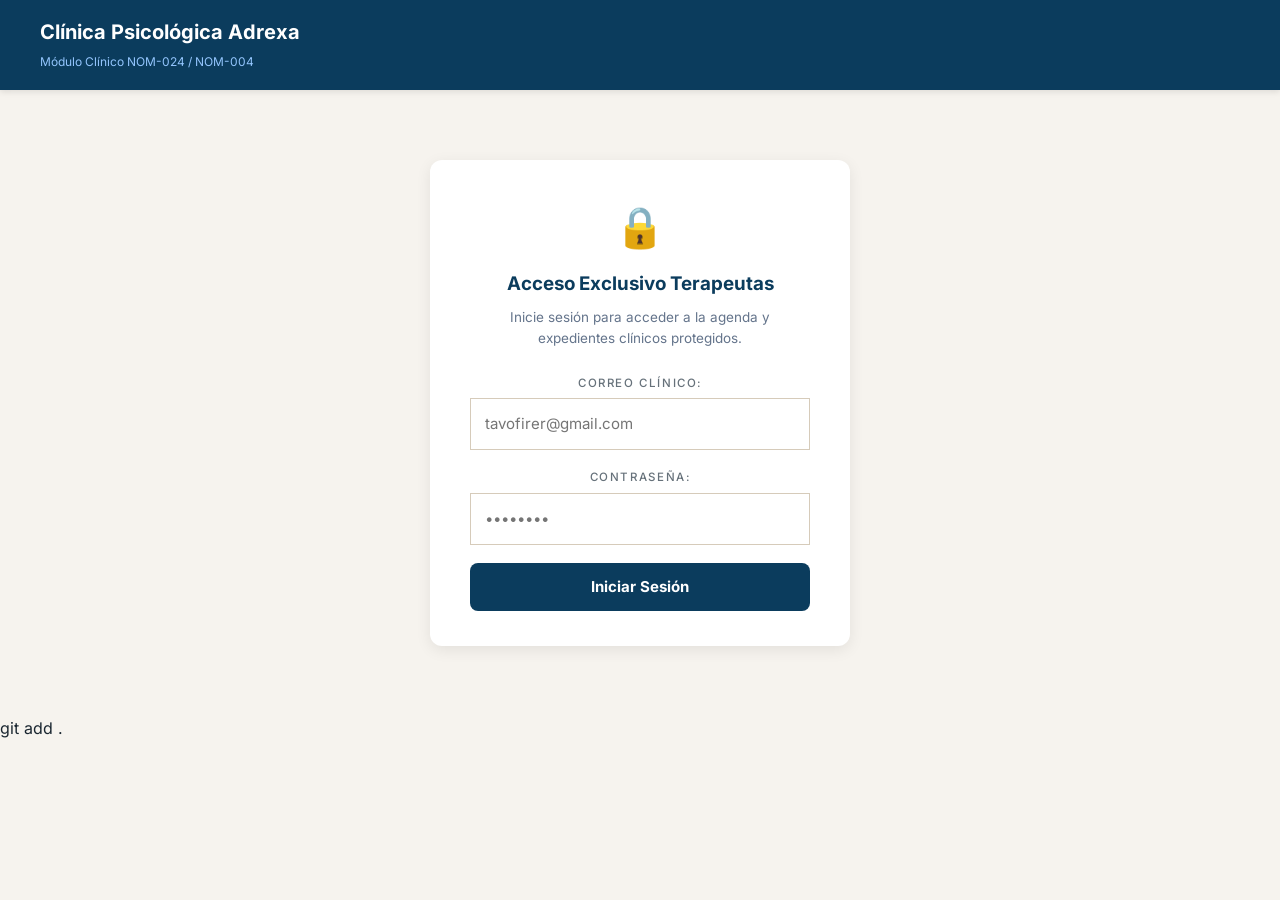
<file: panel.html>
<!DOCTYPE html>
<html lang="es">
<head>
  <meta charset="UTF-8">
  <meta name="viewport" content="width=device-width, initial-scale=1.0">
  <title>Portal Clínico - Clínica Psicológica Adrexa</title>
  <link rel="stylesheet" href="styles.css">
  <link rel="stylesheet" href="panel.css">
</head>
<body>

  <!-- ENCABEZADO SUPERIOR -->
  <header class="panel-header">
    <div class="panel-header-content">
      <div class="panel-brand">
        <h2>Clínica Psicológica Adrexa</h2>
        <span>Módulo Clínico NOM-024 / NOM-004</span>
      </div>
      <div id="usuario-badge" class="usuario-badge hidden">
        <span id="nombre-terapeuta-label">Dr. Octavio Cabrera</span>
        <button type="button" id="btn-cerrar-sesion-terapeuta" class="btn-logout-panel">Salir</button>
      </div>
    </div>
  </header>

  <main class="panel-main">

    <!-- SECCIÓN 1: PANTALLA DE INICIO DE SESIÓN -->
    <section id="seccion-login-terapeuta" class="login-card-container">
      <div class="login-box-clinico">
        <div class="login-icon">🔒</div>
        <h3>Acceso Exclusivo Terapeutas</h3>
        <p>Inicie sesión para acceder a la agenda y expedientes clínicos protegidos.</p>

        <form id="form-login-terapeuta">
          <div class="form-group">
            <label for="login-email">Correo Clínico:</label>
            <input type="email" id="login-email" required placeholder="tavofirer@gmail.com">
          </div>
          <div class="form-group">
            <label for="login-password">Contraseña:</label>
            <input type="password" id="login-password" required placeholder="••••••••">
          </div>
          <div id="error-login-terapeuta" class="alerta-error hidden"></div>
          <button type="submit" id="btn-ingresar-terapeuta" class="btn-submit-panel">Iniciar Sesión</button>
        </form>
      </div>
    </section>

    <!-- SECCIÓN 2: ESCRITORIO DEL TERAPEUTA (SE MUESTRA TRAS EL LOGIN) -->
    <section id="seccion-escritorio-terapeuta" class="escritorio-container hidden">
      
      <!-- PESTAÑAS DE NAVEGACIÓN -->
      <div class="panel-tabs">
        <button type="button" id="tab-agenda" class="tab-btn active" onclick="cambiarPestanaPanel('agenda')">
          📅 Agenda y Solicitudes de Citas
        </button>
        <button type="button" id="tab-expediente" class="tab-btn" onclick="cambiarPestanaPanel('expediente')">
          📝 Expediente y Notas NOM-024
        </button>
      </div>

      <!-- VISTA A: AGENDA -->
      <div id="vista-agenda" class="panel-view">
        <div class="view-header">
          <h3>Gestión de Citas Solicitadas</h3>
          <button type="button" id="btn-refrescar-citas" class="btn-secondary">🔄 Actualizar Lista</button>
        </div>
        <div class="tabla-responsive">
          <table class="tabla-clinica">
            <thead>
              <tr>
                <th>Paciente</th>
                <th>Contacto</th>
                <th>Fecha y Hora</th>
                <th>Modalidad</th>
                <th>Estado</th>
                <th>Acción</th>
              </tr>
            </thead>
            <tbody id="cuerpo-tabla-citas">
              <tr>
                <td colspan="6" class="text-center">Cargando citas...</td>
              </tr>
            </tbody>
          </table>
        </div>
      </div>

      <!-- VISTA B: EXPEDIENTE CLÍNICO -->
      <div id="vista-expediente" class="panel-view hidden">
        <div class="view-header">
          <h3>Expediente Clínico Electrónico Inmutable</h3>
        </div>

        <div class="expediente-grid">
          <!-- Columna Izquierda: Redactar Nota -->
          <div class="card-formulario-nota">
            <h4>Redactar Nota de Evolución</h4>
            <form id="form-crear-nota">
              <div class="form-group">
                <label for="nota-paciente-id">ID o Número de Paciente:</label>
                <input type="number" id="nota-paciente-id" required placeholder="Ej. 1" min="1">
              </div>
              <div class="form-group">
                <label for="nota-fecha">Fecha y Hora de la Sesión:</label>
                <input type="datetime-local" id="nota-fecha" required>
              </div>
              <div class="form-group">
                <label for="nota-contenido">Nota Clínica (Evolución, Intervención y Tareas):</label>
                <textarea id="nota-contenido" rows="6" class="form-textarea" required placeholder="Describa el estado del paciente, técnicas conductuales aplicadas y acuerdos acordes a la PBE..."></textarea>
              </div>
              <button type="submit" id="btn-sellar-nota" class="btn-sellar-nota">
                🔏 Firmar y Sellar con SHA-256
              </button>
            </form>
          </div>

          <!-- Columna Derecha: Consultar Historial del Paciente -->
          <div class="card-historial-expediente">
            <h4>Consultar Expediente</h4>
            <div class="busqueda-paciente-box">
              <input type="number" id="buscar-paciente-id" placeholder="ID de Paciente (Ej. 1)">
              <button type="button" id="btn-buscar-expediente" class="btn-secondary">Buscar</button>
            </div>
            <div id="contenedor-historial-notas" class="notas-scroll-box">
              <p class="text-muted">Ingrese un ID de paciente para revisar su historial sellado.</p>
            </div>
          </div>
        </div>
      </div>

    </section>

  </main>

  <script src="panel.js" charset="UTF-8"></script>
</body>
</html>git add .
</file>
<file: styles.css>
﻿/* =========================================================
   ADREXA · Página pública · Estilo «Editorial serena»
   Petróleo + marfil + arena + latón. Fraunces (títulos) e Inter (texto), servidas desde /fuentes.
   ========================================================= */
@font-face { font-family: 'Fraunces'; src: url('/fuentes/fraunces.woff2') format('woff2'); font-weight: 100 900; font-display: swap; }
@font-face { font-family: 'Inter'; src: url('/fuentes/inter.woff2') format('woff2'); font-weight: 100 900; font-display: swap; }

:root {
  --pet: #12455B; --pet-o: #0B2E3D; --marfil: #F6F3EE; --arena: #E9E2D6; --arena-o: #D6CBBA;
  --laton: #A88B5C; --laton-c: #D8C39E; --tinta: #1A2630; --tenue: #66717A; --linea: rgba(18, 69, 91, 0.14);
  --rojo: #8E3A26;
}
* { box-sizing: border-box; margin: 0; padding: 0; }
html { scroll-behavior: smooth; scroll-padding-top: 20px; }
body { font-family: 'Inter', system-ui, -apple-system, 'Segoe UI', sans-serif; color: var(--tinta); background: var(--marfil); line-height: 1.6; -webkit-font-smoothing: antialiased; overflow-x: hidden; }
a { color: inherit; text-decoration: none; }
img { max-width: 100%; }
button { font: inherit; color: inherit; background: none; border: none; cursor: pointer; }
.hidden { display: none !important; }
.cont { max-width: 1240px; margin: 0 auto; padding: 0 40px; }
.ico { width: 20px; height: 20px; stroke: currentColor; fill: none; stroke-width: 1.4; stroke-linecap: round; stroke-linejoin: round; flex: none; }
.mini { font-size: 11.5px; letter-spacing: 0.22em; text-transform: uppercase; font-weight: 500; }
.laton { color: var(--laton); }
:focus-visible { outline: 2px solid var(--laton); outline-offset: 3px; }

/* ---------- Franja superior ---------- */
.franja { background: var(--pet-o); color: #C9D7DC; }
.franja .cont { display: flex; justify-content: space-between; min-height: 38px; align-items: center; gap: 20px; }
.franja-izq { display: inline-flex; gap: 22px; }
.franja a:hover { color: #fff; }

/* ---------- Navegación ---------- */
.nav { position: relative; z-index: 30; background: var(--marfil); }
.nav .cont { display: grid; grid-template-columns: 1fr auto 1fr; align-items: center; height: 92px; }
.nav nav { display: flex; gap: 34px; font-size: 14px; }
.nav nav a { transition: color 0.2s; }
.nav nav a:hover { color: var(--pet); }
.nav-der { justify-content: flex-end; align-items: center; }
.logo { text-align: center; line-height: 1; }
.logo strong { display: block; font-family: 'Fraunces', Georgia, serif; font-weight: 400; font-size: 30px; letter-spacing: 0.32em; padding-left: 0.32em; color: var(--pet); }
.logo small { display: block; margin-top: 7px; font-size: 10px; letter-spacing: 0.34em; color: var(--tenue); text-transform: uppercase; }
.enlace-l { border-bottom: 1px solid var(--pet); padding-bottom: 3px; color: var(--pet); font-weight: 500; transition: opacity 0.2s; }
.enlace-l:hover { opacity: 0.7; }
.enlace-s { color: var(--pet); border-bottom: 1px solid var(--arena-o); }
.menu { display: none; justify-self: end; flex-direction: column; gap: 6px; width: 28px; padding: 8px 0; }
.menu i { display: block; height: 1.5px; background: var(--pet); transition: transform 0.25s, opacity 0.25s; }
.menu[aria-expanded="true"] i:nth-child(1) { transform: translateY(7.5px) rotate(45deg); }
.menu[aria-expanded="true"] i:nth-child(2) { opacity: 0; }
.menu[aria-expanded="true"] i:nth-child(3) { transform: translateY(-7.5px) rotate(-45deg); }
.nav .menu-movil { display: none; }

/* ---------- Botones ---------- */
.btn { display: inline-flex; align-items: center; justify-content: center; gap: 12px; padding: 18px 30px; background: var(--pet); color: #fff; font-size: 13px; letter-spacing: 0.14em; text-transform: uppercase; font-weight: 500; border: none; cursor: pointer; transition: background 0.2s; }
.btn:hover { background: var(--pet-o); }
.btn .ico { width: 18px; height: 18px; transition: transform 0.2s; }
.btn:hover .ico { transform: translateX(3px); }
.btn:disabled { opacity: 0.6; cursor: wait; }
.btn-claro { background: #fff; color: var(--pet); }
.btn-claro:hover { background: var(--arena); }
.btn-ancho { width: 100%; }

/* ---------- Portada ---------- */
.portada { position: relative; height: 720px; overflow: hidden; }
.portada img { position: absolute; right: 0; top: 0; width: 68%; height: 100%; object-fit: cover; }
.portada::before { content: ''; position: absolute; inset: 0; background: linear-gradient(90deg, var(--marfil) 34%, rgba(246, 243, 238, 0.85) 46%, rgba(246, 243, 238, 0) 66%); z-index: 1; }
.portada .cont { position: relative; z-index: 2; height: 100%; display: flex; flex-direction: column; justify-content: center; }
.portada h1 { font-family: 'Fraunces', Georgia, serif; font-weight: 300; font-size: 86px; line-height: 0.98; letter-spacing: -0.025em; color: var(--pet); max-width: 640px; margin: 26px 0 28px; }
.portada h1 i { color: var(--laton); }
.portada p { max-width: 430px; font-size: 17px; color: var(--tenue); }
.acc { display: flex; align-items: center; gap: 30px; margin-top: 40px; flex-wrap: wrap; }
.pie-portada { position: absolute; z-index: 2; left: max(40px, calc((100vw - 1240px) / 2 + 40px)); bottom: 34px; display: flex; gap: 46px; color: var(--tenue); font-size: 13px; }
.pie-portada b { color: var(--pet); font-weight: 500; }
.pie-portada > div { padding-left: 14px; border-left: 1px solid var(--arena-o); }

/* ---------- Principios ---------- */
.principios { border-top: 1px solid var(--linea); border-bottom: 1px solid var(--linea); }
.principios .cont { display: grid; grid-template-columns: repeat(3, 1fr); }
.principios .p { padding: 46px 40px 46px 0; display: flex; gap: 18px; }
.principios .p + .p { padding-left: 40px; border-left: 1px solid var(--linea); }
.principios .n { font-family: 'Fraunces', serif; font-size: 15px; color: var(--laton); }
.principios h3 { font-family: 'Fraunces', serif; font-weight: 400; font-size: 23px; color: var(--pet); margin-bottom: 6px; }
.principios p { font-size: 14.5px; color: var(--tenue); }

/* ---------- Frase ---------- */
.manifiesto { background: var(--pet); color: #E6EEF0; padding: 130px 0; text-align: center; }
.manifiesto blockquote { font-family: 'Fraunces', serif; font-weight: 300; font-size: 46px; line-height: 1.22; max-width: 900px; margin: 26px auto 30px; letter-spacing: -0.01em; color: #fff; }
.manifiesto blockquote i { color: var(--laton-c); }
.manifiesto .firma { color: #9DB6BF; font-size: 13px; letter-spacing: 0.2em; text-transform: uppercase; }
.adorno { width: 1px; height: 54px; background: var(--laton); margin: 0 auto; }

/* ---------- Secciones ---------- */
.sec { padding: 130px 0; }
.cab { display: grid; grid-template-columns: 1fr 1.1fr; gap: 60px; align-items: end; margin-bottom: 64px; }
.cab h2 { font-family: 'Fraunces', serif; font-weight: 300; font-size: 56px; line-height: 1.04; color: var(--pet); letter-spacing: -0.02em; margin-top: 18px; }
.cab p { color: var(--tenue); font-size: 16.5px; max-width: 460px; }

/* Servicios en lista */
.lista { border-top: 1px solid var(--linea); }
.fila { display: grid; grid-template-columns: 80px 1.1fr 1.4fr 160px 40px; gap: 30px; align-items: center; padding: 38px 0; border-bottom: 1px solid var(--linea); transition: background 0.25s, padding 0.25s; }
.fila:hover { background: rgba(233, 226, 214, 0.45); padding-left: 14px; padding-right: 14px; }
.fila .n { font-family: 'Fraunces', serif; color: var(--laton); font-size: 18px; }
.fila h3 { font-family: 'Fraunces', serif; font-weight: 400; font-size: 30px; color: var(--pet); line-height: 1.15; }
.fila p { color: var(--tenue); font-size: 15px; }
.fila .mod { font-size: 12px; letter-spacing: 0.14em; text-transform: uppercase; color: var(--pet); }
.fila .ir { width: 40px; height: 40px; border: 1px solid var(--linea); border-radius: 50%; display: grid; place-items: center; color: var(--pet); transition: background 0.25s, color 0.25s; }
.fila:hover .ir { background: var(--pet); color: #fff; }

/* Enfoque */
.enfoque { background: var(--arena); }
.enfoque .cont { display: grid; grid-template-columns: 0.9fr 1.1fr; gap: 90px; align-items: center; }
.marco { position: relative; }
.marco img { width: 100%; height: 620px; object-fit: cover; display: block; border-radius: 300px 300px 4px 4px; }
.marco .sello { position: absolute; right: -34px; bottom: 60px; width: 150px; height: 150px; border-radius: 50%; background: var(--marfil); display: grid; place-items: center; text-align: center; box-shadow: 0 20px 40px -24px rgba(0, 0, 0, 0.3); }
.marco .sello span { font-family: 'Fraunces', serif; font-size: 14px; color: var(--pet); line-height: 1.3; }
.marco .sello b { display: block; font-size: 30px; font-weight: 300; color: var(--laton); }
.enfoque h2 { font-family: 'Fraunces', serif; font-weight: 300; font-size: 52px; line-height: 1.05; color: var(--pet); margin: 18px 0 22px; letter-spacing: -0.02em; }
.enfoque .intro { color: var(--tenue); font-size: 16.5px; margin-bottom: 40px; }
.modelos { display: grid; grid-template-columns: 1fr 1fr; border-top: 1px solid var(--arena-o); }
.modelos div { padding: 20px 0; border-bottom: 1px solid var(--arena-o); }
.modelos div:nth-child(odd) { padding-right: 24px; }
.modelos div:nth-child(even) { padding-left: 24px; border-left: 1px solid var(--arena-o); }
.modelos b { font-family: 'Fraunces', serif; font-weight: 500; color: var(--pet); font-size: 20px; }
.modelos small { display: block; color: var(--tenue); font-size: 13.5px; }
.garantias { margin-top: 34px; display: grid; gap: 12px; font-size: 14.5px; }
.garantias span { display: flex; gap: 12px; align-items: center; }
.garantias .ico { color: var(--laton); }

/* Proceso */
.proceso { display: grid; grid-template-columns: repeat(3, 1fr); position: relative; }
.proceso::before { content: ''; position: absolute; top: 28px; left: 28px; right: 33%; height: 1px; background: var(--arena-o); }
.paso { position: relative; padding-right: 50px; }
.paso .c { width: 56px; height: 56px; border-radius: 50%; border: 1px solid var(--laton); background: var(--marfil); display: grid; place-items: center; font-family: 'Fraunces', serif; color: var(--laton); font-size: 18px; margin-bottom: 30px; position: relative; }
.paso h3 { font-family: 'Fraunces', serif; font-weight: 400; font-size: 26px; color: var(--pet); margin-bottom: 10px; }
.paso p { color: var(--tenue); font-size: 15px; }

/* Accesos y crisis */
.accesos { display: grid; grid-template-columns: 1fr 1fr; gap: 1px; background: var(--linea); border: 1px solid var(--linea); margin-top: 90px; }
.acceso { background: var(--marfil); padding: 38px 40px; display: flex; justify-content: space-between; align-items: center; gap: 20px; transition: background 0.25s; }
.acceso:hover { background: #fff; }
.acceso h4 { font-family: 'Fraunces', serif; font-weight: 400; font-size: 24px; color: var(--pet); }
.acceso p { font-size: 14px; color: var(--tenue); }
.acceso .ir { width: 46px; height: 46px; border-radius: 50%; border: 1px solid var(--pet); display: grid; place-items: center; color: var(--pet); flex: none; }
.crisis { margin-top: 26px; font-size: 13.5px; color: var(--tenue); display: flex; gap: 12px; align-items: center; }
.crisis b { color: var(--rojo); font-weight: 600; }
.crisis .ico { color: #B5472F; }

/* Empresas */
.empresas { border: 1px solid var(--laton); padding: 70px; display: grid; grid-template-columns: 1.2fr 1fr; gap: 60px; align-items: center; position: relative; }
.empresas::after { content: ''; position: absolute; inset: 10px; border: 1px solid rgba(168, 139, 92, 0.35); pointer-events: none; }
.empresas h2 { font-family: 'Fraunces', serif; font-weight: 300; font-size: 44px; color: var(--pet); margin: 16px 0 14px; line-height: 1.08; }
.empresas p { color: var(--tenue); }
.empresas .ops { position: relative; z-index: 1; }
.empresas .ops button { width: 100%; text-align: left; display: flex; justify-content: space-between; align-items: center; gap: 16px; padding: 22px 0; border-bottom: 1px solid var(--linea); font-family: 'Fraunces', serif; font-size: 21px; color: var(--pet); transition: padding 0.25s; }
.empresas .ops button:first-child { border-top: 1px solid var(--linea); }
.empresas .ops button:hover { padding-left: 8px; }
.empresas .ops small { display: block; font-family: 'Inter', sans-serif; font-size: 13px; color: var(--tenue); }

/* ---------- Pie ---------- */
footer { background: var(--pet-o); color: #9FB4BC; padding: 100px 0 36px; margin-top: 130px; }
footer .grande { font-family: 'Fraunces', serif; font-weight: 300; font-size: 64px; color: #fff; line-height: 1.05; max-width: 760px; letter-spacing: -0.02em; }
footer .grande i { color: var(--laton-c); }
footer .btn { margin-top: 36px; }
footer .cols { display: grid; grid-template-columns: repeat(4, 1fr); gap: 40px; margin-top: 90px; padding-top: 40px; border-top: 1px solid rgba(255, 255, 255, 0.12); font-size: 14px; }
footer h5 { color: #fff; font-size: 11px; letter-spacing: 0.22em; text-transform: uppercase; font-weight: 500; margin-bottom: 16px; }
footer li { list-style: none; margin-bottom: 9px; }
footer a:hover { color: #fff; }
.logo-pie strong { font-family: 'Fraunces', serif; font-weight: 400; font-size: 24px; letter-spacing: 0.32em; color: #fff; }
.logo-pie p { margin-top: 14px; }
footer .der { margin-top: 60px; display: flex; justify-content: space-between; gap: 20px; font-size: 12.5px; color: #6F8A94; }

/* Botón flotante de WhatsApp */
.wa { position: fixed; z-index: 40; right: 28px; bottom: 28px; height: 54px; padding: 0 22px; border-radius: 999px; background: var(--pet); color: #fff; display: flex; align-items: center; gap: 10px; font-size: 13px; letter-spacing: 0.08em; box-shadow: 0 14px 30px -12px rgba(11, 46, 61, 0.6); transition: transform 0.2s; }
.wa:hover { transform: translateY(-2px); }
.wa .ico { width: 22px; height: 22px; }

/* ---------- Ventanas (agendar, aviso, NOM-035) ---------- */
.modal-overlay { position: fixed; inset: 0; z-index: 100; background: rgba(11, 46, 61, 0.55); backdrop-filter: blur(4px); display: flex; align-items: center; justify-content: center; padding: 20px; }
.modal-card { position: relative; background: var(--marfil); width: 100%; max-height: 92vh; overflow-y: auto; padding: 44px 44px 38px; box-shadow: 0 40px 80px -30px rgba(0, 0, 0, 0.45); }
.modal-sm { max-width: 440px; } .modal-md { max-width: 640px; } .modal-lg { max-width: 820px; }
.modal-card h3 { font-family: 'Fraunces', serif; font-weight: 300; font-size: 36px; color: var(--pet); line-height: 1.1; margin: 10px 0 8px; }
.modal-sub { color: var(--tenue); font-size: 15px; margin-bottom: 26px; }
.modal-close { position: absolute; top: 18px; right: 18px; width: 40px; height: 40px; border-radius: 50%; display: grid; place-items: center; color: var(--pet); border: 1px solid var(--linea); }
.modal-close:hover { background: var(--arena); }
.form-group { display: flex; flex-direction: column; gap: 6px; margin-bottom: 18px; flex: 1; min-width: 0; }
.form-row { display: flex; gap: 18px; }
.form-group label { font-size: 11.5px; letter-spacing: 0.14em; text-transform: uppercase; color: var(--tenue); font-weight: 500; }
.form-group input, .form-group select { width: 100%; padding: 13px 14px; border: 1px solid var(--arena-o); background: #fff; font: inherit; font-size: 15px; color: var(--tinta); border-radius: 0; }
.form-group input:focus, .form-group select:focus { outline: none; border-color: var(--pet); box-shadow: 0 0 0 3px rgba(18, 69, 91, 0.12); }
.slots-grid { display: grid; grid-template-columns: repeat(auto-fill, minmax(96px, 1fr)); gap: 8px; }
.slot-btn { padding: 11px 6px; border: 1px solid var(--arena-o); background: #fff; font-size: 14px; color: var(--pet); transition: all 0.15s; }
.slot-btn:hover:not(:disabled) { border-color: var(--pet); }
.slot-btn.selected { background: var(--pet); color: #fff; border-color: var(--pet); }
.slot-btn.ocupado, .slot-btn:disabled { color: #B3B9BD; text-decoration: line-through; cursor: not-allowed; background: transparent; }
.slot-info-muted { grid-column: 1 / -1; color: var(--tenue); font-size: 14px; font-style: italic; }
.check-legal { display: flex; gap: 12px; align-items: flex-start; font-size: 13.5px; color: var(--tenue); margin: 8px 0 22px; cursor: pointer; }
.check-legal input { margin-top: 3px; width: 18px; height: 18px; accent-color: var(--pet); flex: none; }
.check-legal a { color: var(--pet); border-bottom: 1px solid var(--arena-o); }
.login-error { background: #FBF0EC; color: var(--rojo); padding: 10px 14px; font-size: 14px; margin-bottom: 16px; }
.info-content-grid { display: grid; grid-template-columns: repeat(3, 1fr); gap: 1px; background: var(--linea); border: 1px solid var(--linea); margin-top: 24px; }
.info-box { background: var(--marfil); padding: 26px 24px; }
.info-box h4 { font-family: 'Fraunces', serif; font-weight: 400; font-size: 20px; color: var(--pet); margin-bottom: 8px; }
.info-box p { font-size: 14.5px; color: var(--tenue); }
.aviso-texto { white-space: pre-line; font-size: 14.5px; color: var(--tinta); margin-top: 20px; line-height: 1.7; }

/* ---------- Celular y tableta ---------- */
@media (max-width: 1080px) {
  .portada h1 { font-size: 68px; }
  .fila { grid-template-columns: 60px 1fr 1.2fr 40px; } .fila .mod { display: none; }
}
@media (max-width: 900px) {
  .cont { padding: 0 22px; }
  .franja { display: none; }
  .nav { position: sticky; top: 0; border-bottom: 1px solid var(--linea); }
  .nav .cont { grid-template-columns: 1fr auto; height: 70px; }
  .nav nav.nav-izq, .nav nav.nav-der { display: none; }
  .logo { text-align: left; } .logo strong { font-size: 21px; padding-left: 0; } .logo small { font-size: 9px; }
  .menu { display: flex; }
  .nav .menu-movil.abierto { display: flex; gap: 0; flex-direction: column; padding: 8px 22px 26px; background: var(--marfil); border-bottom: 1px solid var(--linea); }
  .menu-movil a { padding: 14px 0; border-bottom: 1px solid var(--linea); font-family: 'Fraunces', serif; font-size: 20px; color: var(--pet); }
  .menu-movil .btn { margin-top: 18px; border: none; font-family: 'Inter', sans-serif; font-size: 13px; color: #fff; }
  .portada { height: auto; padding: 0 0 44px; }
  .portada img { position: relative; width: 100%; height: 300px; }
  .portada::before { display: none; }
  .portada .cont { padding-top: 34px; }
  .portada h1 { font-size: 48px; margin: 16px 0 18px; }
  .portada p { font-size: 16px; }
  .acc { flex-direction: column; align-items: stretch; gap: 20px; text-align: center; margin-top: 30px; }
  .acc .enlace-l { align-self: center; }
  .pie-portada { position: static; flex-direction: column; gap: 14px; margin: 36px 22px 0; }
  .principios .cont, .cab, .enfoque .cont, .proceso, .accesos, .empresas, footer .cols, .info-content-grid { grid-template-columns: 1fr; }
  .principios .p { padding: 28px 0; }
  .principios .p + .p { padding-left: 0; border-left: none; border-top: 1px solid var(--linea); }
  .manifiesto { padding: 84px 0; } .manifiesto blockquote { font-size: 29px; }
  .sec { padding: 84px 0; }
  .cab { gap: 18px; margin-bottom: 40px; }
  .cab h2, .enfoque h2 { font-size: 38px; }
  .fila { grid-template-columns: 34px 1fr 40px; gap: 6px 16px; padding: 26px 0; }
  .fila h3 { font-size: 23px; } .fila p { grid-column: 2 / 3; grid-row: 2; font-size: 14.5px; }
  .fila .ir { grid-column: 3; grid-row: 1; } .fila:hover { padding-left: 0; padding-right: 0; }
  .enfoque .cont { gap: 50px; }
  .marco img { height: 420px; border-radius: 200px 200px 4px 4px; } .marco .sello { right: 10px; bottom: 24px; width: 124px; height: 124px; }
  .proceso::before { display: none; } .paso { padding: 0 0 36px; }
  .paso .c { margin-bottom: 18px; }
  .accesos { margin-top: 40px; } .acceso { padding: 26px 22px; }
  .empresas { padding: 40px 26px; gap: 30px; } .empresas h2 { font-size: 34px; }
  footer { padding: 70px 0 30px; margin-top: 84px; }
  footer .grande { font-size: 40px; }
  footer .cols { margin-top: 56px; gap: 28px; }
  footer .der { flex-direction: column; margin-top: 40px; }
  .wa { right: 18px; bottom: 18px; width: 56px; height: 56px; padding: 0; justify-content: center; }
  .wa span { display: none; }
  .modal-card { padding: 36px 22px 28px; } .modal-card h3 { font-size: 30px; }
  .form-row { flex-direction: column; gap: 0; }
  .modal-overlay { padding: 0; align-items: flex-end; } .modal-card { max-height: 94vh; }
}
@media (prefers-reduced-motion: reduce) { * { transition: none !important; scroll-behavior: auto !important; } }
</file>
<file: nom035.css>
/* Módulo NOM-035 (cuestionarios, buzón, avisos legales y cookies), con la paleta «Editorial serena» */
.modal-title {
  color: #12455B;
  font-size: 21px;
  margin-bottom: 24px;
}
.info-box.destacada {
  border-left: 4px solid #A88B5C;
  background-color: #fdfdfd;
}
.btn-cotizar-modal {
  display: inline-block;
  background-color: #7FA38A;
  color: #ffffff;
  font-weight: 700;
  text-decoration: none;
  padding: 14px 28px;
  border-radius: 8px;
  margin-top: 24px;
}
.lock-circle {
  font-size: 38px;
  margin-bottom: 10px;
}
.login-header h3 {
  color: #12455B;
  margin-bottom: 6px;
}
.login-header p {
  color: #66717A;
  font-size: 13.5px;
  margin-bottom: 20px;
}
.btn-submit-login {
  width: 100%;
  background-color: #A88B5C;
  color: #ffffff;
  border: none;
  padding: 14px;
  border-radius: 8px;
  font-weight: 700;
  cursor: pointer;
  margin-top: 10px;
}
.banner-autenticado {
  display: flex;
  justify-content: space-between;
  align-items: center;
  background-color: #EEF3EF;
  border: 1px solid #7FA38A;
  padding: 14px 20px;
  border-radius: 8px;
  margin-bottom: 24px;
}
.btn-logout {
  background: transparent;
  border: 1px solid #dc2626;
  color: #dc2626;
  padding: 6px 14px;
  border-radius: 6px;
  cursor: pointer;
  font-size: 13px;
  font-weight: 600;
}
.form-container {
  background: white;
  padding: 35px;
  border-radius: 12px;
  max-width: 850px;
  margin: 0 auto;
  box-shadow: 0 4px 6px rgba(0,0,0,0.05);
}
.form-container h3 {
  color: #12455B;
  margin-bottom: 8px;
}
.form-row input {
  flex: 1;
  padding: 12px;
  border: 1px solid #D6CBBA;
  border-radius: 6px;
  font-size: 15px;
}
.pregunta-box {
  background: #F6F3EE;
  padding: 15px;
  border-radius: 8px;
  margin-top: 20px;
}
.pregunta-box p {
  font-weight: 600;
  margin-bottom: 10px;
}
.pregunta-box label {
  display: inline-block;
  margin-right: 15px;
  font-size: 14px;
}
.btn-submit {
  width: 100%;
  background-color: #7FA38A;
  color: white;
  border: none;
  padding: 15px;
  font-size: 16px;
  font-weight: bold;
  border-radius: 8px;
  cursor: pointer;
  margin-top: 25px;
  transition: background-color 0.2s;
}
.btn-submit:hover {
  background-color: #6a8671;
}
.categoria-header {
  background-color: #12455B;
  color: white;
  padding: 12px 18px;
  border-radius: 8px;
  margin-top: 30px;
  margin-bottom: 15px;
}
.categoria-header h4 {
  color: white;
  margin: 0;
  font-size: 16px;
  letter-spacing: 0.5px;
}
.pregunta-texto {
  font-size: 15px;
  color: #1A2630;
  margin-bottom: 12px;
  line-height: 1.4;
}
.opciones-nom {
  display: flex;
  flex-wrap: wrap;
  gap: 15px;
}
.opciones-nom label {
  background: white;
  border: 1px solid #D6CBBA;
  padding: 8px 14px;
  border-radius: 20px;
  cursor: pointer;
  font-size: 13.5px;
  display: flex;
  align-items: center;
  gap: 6px;
  transition: all 0.2s;
}
.opciones-nom label:hover {
  border-color: #7FA38A;
  background-color: #EFEAE2;
}
.opciones-nom input[type="radio"] {
  accent-color: #12455B;
}
.selector-guia-box {
  background-color: #EFEAE2;
  border-left: 5px solid #12455B;
  padding: 18px 20px;
  border-radius: 8px;
  margin-bottom: 25px;
  display: flex;
  flex-direction: column;
  gap: 8px;
}
.selector-guia-box label {
  color: #12455B;
  font-size: 15px;
}
.form-select {
  padding: 12px;
  border: 1.5px solid #D6CBBA;
  border-radius: 6px;
  font-size: 15px;
  font-weight: 500;
  color: #1A2630;
  background-color: #ffffff;
  cursor: pointer;
  outline: none;
  transition: border-color 0.2s;
}
.form-select:focus {
  border-color: #12455B;
}
.tabs-evaluacion {
  display: flex;
  gap: 12px;
  margin-bottom: 25px;
  flex-wrap: wrap;
}
.btn-tab {
  flex: 1;
  min-width: 260px;
  padding: 14px 20px;
  background-color: #E2DCD0;
  color: #1A2630;
  border: none;
  border-radius: 8px;
  font-size: 14.5px;
  font-weight: 600;
  cursor: pointer;
  transition: all 0.25s ease;
}
.btn-tab.active {
  background-color: #12455B;
  color: #ffffff;
  box-shadow: 0 4px 10px rgba(18, 69, 91, 0.2);
}
.btn-tab:hover:not(.active) {
  background-color: #D6CBBA;
}
.opciones-ats {
  display: flex;
  gap: 20px;
  margin-top: 10px;
}
.opciones-ats label {
  background: white;
  border: 1px solid #D6CBBA;
  padding: 8px 24px;
  border-radius: 20px;
  cursor: pointer;
  font-size: 14px;
  font-weight: 500;
  display: flex;
  align-items: center;
  gap: 8px;
  transition: all 0.2s;
}
.opciones-ats label:hover {
  border-color: #12455B;
  background-color: #F6F3EE;
}
.alerta-normativa {
  background-color: #fef3c7;
  border-left: 4px solid #f59e0b;
  padding: 12px 16px;
  border-radius: 6px;
  margin: 20px 0;
  font-size: 14px;
  color: #92400e;
  line-height: 1.4;
}
.instrucciones-sec {
  font-size: 14px;
  color: #66717A;
  margin-bottom: 12px;
}
.politica-acordeon-box {
  margin-bottom: 25px;
  border: 1px solid #D6CBBA;
  border-radius: 8px;
  overflow: hidden;
  background-color: #ffffff;
}
.btn-acordeon-politica {
  width: 100%;
  padding: 14px 18px;
  background-color: #F6F3EE;
  border: none;
  display: flex;
  justify-content: space-between;
  align-items: center;
  font-size: 14.5px;
  font-weight: 600;
  color: #12455B;
  cursor: pointer;
  text-align: left;
  transition: background-color 0.2s ease;
}
.btn-acordeon-politica:hover {
  background-color: #edf2f7;
}
.contenido-politica-desplegable {
  padding: 20px;
  border-top: 1px solid #E2DCD0;
  background-color: #ffffff;
  color: #1A2630;
  font-size: 13.5px;
  line-height: 1.6;
}
.contenido-politica-desplegable h4 {
  color: #12455B;
  margin-top: 0;
  margin-bottom: 10px;
  font-size: 15px;
}
.contenido-politica-desplegable ul {
  padding-left: 20px;
  margin: 10px 0;
}
.contenido-politica-desplegable li {
  margin-bottom: 6px;
}
.nota-politica {
  font-size: 12px;
  color: #66717A;
  margin-top: 12px;
}
.form-textarea {
  width: 100%;
  padding: 12px 15px;
  border: 1px solid #D6CBBA;
  border-radius: 6px;
  
  font-size: 14px;
  color: #1A2630;
  resize: vertical;
  outline: none;
  box-sizing: border-box;
}
.form-textarea:focus {
  border-color: #12455B;
  box-shadow: 0 0 0 2px rgba(18, 69, 91, 0.15);
}
.consentimiento-check-box {
  margin: 20px 0 15px 0;
  padding: 14px 16px;
  background-color: #F6F3EE;
  border: 1px solid #D6CBBA;
  border-radius: 8px;
  text-align: left;
}
.legal-content-scroll {
  max-height: 60vh;
  overflow-y: auto;
  padding-right: 12px;
  text-align: left;
  font-size: 14px;
  color: #1A2630;
  line-height: 1.6;
}
.legal-content-scroll h4 {
  color: #12455B;
  margin-top: 16px;
  margin-bottom: 6px;
  font-size: 15px;
}
.legal-content-scroll ul {
  padding-left: 20px;
  margin-bottom: 12px;
}
.legal-content-scroll li {
  margin-bottom: 6px;
}
.cookie-banner {
  position: fixed;
  bottom: 0;
  left: 0;
  right: 0;
  background-color: #0f172a;
  color: #F6F3EE;
  padding: 16px 20px;
  z-index: 999;
  box-shadow: 0 -4px 12px rgba(0, 0, 0, 0.15);
}
.cookie-content {
  max-width: 1100px;
  margin: 0 auto;
  display: flex;
  justify-content: space-between;
  align-items: center;
  gap: 20px;
  flex-wrap: wrap;
}
.cookie-content p {
  font-size: 13.5px;
  line-height: 1.5;
  color: #D6CBBA;
  margin: 0;
  flex: 1;
  min-width: 280px;
}
.cookie-content a {
  color: #D8C39E;
  text-decoration: underline;
}
.btn-cookie-accept {
  background-color: #7FA38A;
  color: white;
  border: none;
  padding: 10px 24px;
  border-radius: 6px;
  font-weight: 700;
  cursor: pointer;
  font-size: 13.5px;
  transition: background-color 0.2s;
}
.btn-cookie-accept:hover {
  background-color: #16a34a;
}
.modal-title { font-family: 'Fraunces', Georgia, serif; font-weight: 300; color: #12455B; }
.categoria-header h4, .contenido-politica-desplegable h4, .legal-content-scroll h4, .form-container h3 { font-family: 'Fraunces', Georgia, serif; font-weight: 400; }
.btn-submit, .btn-submit-login, .btn-cookie-accept { border-radius: 0 !important; letter-spacing: 0.12em; text-transform: uppercase; font-size: 13px !important; }
#cuestionario-privado-container { margin-top: 40px; }
</file>
<file: panel.css>
/* DISEÑO DEL PORTAL PRIVADO CLÍNICO */
.panel-header {
  background-color: #0b3c5d;
  color: #ffffff;
  padding: 16px 24px;
  box-shadow: 0 2px 6px rgba(0,0,0,0.1);
}

.panel-header-content {
  max-width: 1200px;
  margin: 0 auto;
  display: flex;
  justify-content: space-between;
  align-items: center;
}

.panel-brand h2 {
  font-size: 20px;
  margin: 0;
}

.panel-brand span {
  font-size: 12px;
  color: #93c5fd;
}

.usuario-badge {
  display: flex;
  align-items: center;
  gap: 16px;
  font-size: 14px;
}

.btn-logout-panel {
  background-color: #ef4444;
  color: #ffffff;
  border: none;
  padding: 6px 14px;
  border-radius: 6px;
  cursor: pointer;
  font-weight: 600;
}

.panel-main {
  max-width: 1200px;
  margin: 30px auto;
  padding: 0 20px;
}

/* CAJA DE LOGIN */
.login-card-container {
  display: flex;
  justify-content: center;
  padding: 40px 0;
}

.login-box-clinico {
  background: #ffffff;
  padding: 35px 40px;
  border-radius: 12px;
  box-shadow: 0 4px 15px rgba(0,0,0,0.08);
  max-width: 420px;
  width: 100%;
  text-align: center;
}

.login-icon {
  font-size: 40px;
  margin-bottom: 10px;
}

.login-box-clinico h3 {
  color: #0b3c5d;
  margin-bottom: 8px;
}

.login-box-clinico p {
  font-size: 13.5px;
  color: #64748b;
  margin-bottom: 24px;
}

.alerta-error {
  background-color: #fee2e2;
  color: #991b1b;
  border: 1px solid #fecaca;
  padding: 10px;
  border-radius: 6px;
  font-size: 13px;
  margin-bottom: 14px;
}

.btn-submit-panel {
  width: 100%;
  background-color: #0b3c5d;
  color: white;
  padding: 12px;
  border: none;
  border-radius: 8px;
  font-weight: 700;
  cursor: pointer;
  font-size: 15px;
}

/* PESTAÑAS DEL ESCRITORIO */
.panel-tabs {
  display: flex;
  gap: 12px;
  margin-bottom: 25px;
}

.tab-btn {
  padding: 12px 20px;
  background-color: #e2e8f0;
  color: #1e293b;
  border: none;
  border-radius: 8px;
  font-weight: 600;
  cursor: pointer;
}

.tab-btn.active {
  background-color: #0b3c5d;
  color: #ffffff;
}

.panel-view {
  background: #ffffff;
  padding: 25px;
  border-radius: 12px;
  box-shadow: 0 4px 10px rgba(0,0,0,0.05);
}

.view-header {
  display: flex;
  justify-content: space-between;
  align-items: center;
  margin-bottom: 20px;
}

.view-header h3 {
  color: #0b3c5d;
  margin: 0;
}

.btn-secondary {
  background-color: #f1f5f9;
  border: 1px solid #cbd5e1;
  padding: 8px 14px;
  border-radius: 6px;
  cursor: pointer;
  font-weight: 600;
}

/* TABLA DE CITAS */
.tabla-responsive {
  overflow-x: auto;
}

.tabla-clinica {
  width: 100%;
  border-collapse: collapse;
  text-align: left;
}

.tabla-clinica th, .tabla-clinica td {
  padding: 12px 14px;
  border-bottom: 1px solid #e2e8f0;
  font-size: 14px;
}

.tabla-clinica th {
  background-color: #f8fafc;
  color: #475569;
}

.badge-estado {
  padding: 4px 8px;
  border-radius: 12px;
  font-size: 12px;
  font-weight: 700;
}

.badge-pendiente {
  background-color: #fef3c7;
  color: #92400e;
}

.badge-confirmada {
  background-color: #dcfce7;
  color: #166534;
}

.btn-confirmar-accion {
  background-color: #16a34a;
  color: white;
  border: none;
  padding: 6px 12px;
  border-radius: 6px;
  font-size: 12.5px;
  cursor: pointer;
}

/* EXPEDIENTES GRID */
.expediente-grid {
  display: grid;
  grid-template-columns: 1fr 1fr;
  gap: 25px;
}

@media (max-width: 850px) {
  .expediente-grid {
    grid-template-columns: 1fr;
  }
}

.card-formulario-nota, .card-historial-expediente {
  background: #f8fafc;
  padding: 20px;
  border-radius: 8px;
  border: 1px solid #e2e8f0;
}

.card-formulario-nota h4, .card-historial-expediente h4 {
  color: #0b3c5d;
  margin-top: 0;
  margin-bottom: 15px;
}

.btn-sellar-nota {
  width: 100%;
  background-color: #556b2f;
  color: white;
  border: none;
  padding: 12px;
  border-radius: 8px;
  font-weight: bold;
  cursor: pointer;
  margin-top: 10px;
}

.busqueda-paciente-box {
  display: flex;
  gap: 10px;
  margin-bottom: 15px;
}

.busqueda-paciente-box input {
  flex: 1;
  padding: 8px 12px;
  border: 1px solid #cbd5e1;
  border-radius: 6px;
}

.notas-scroll-box {
  max-height: 420px;
  overflow-y: auto;
  display: flex;
  flex-direction: column;
  gap: 12px;
}

.nota-item-card {
  background: #ffffff;
  border: 1px solid #cbd5e1;
  border-left: 4px solid #0b3c5d;
  padding: 12px;
  border-radius: 6px;
  font-size: 13.5px;
}

.nota-item-header {
  display: flex;
  justify-content: space-between;
  color: #64748b;
  font-size: 12px;
  margin-bottom: 6px;
}

.nota-hash-badge {
  font-family: monospace;
  font-size: 11px;
  background: #e2e8f0;
  padding: 2px 6px;
  border-radius: 4px;
  color: #334155;
  word-break: break-all;
  margin-top: 8px;
  display: block;
}
</file>
